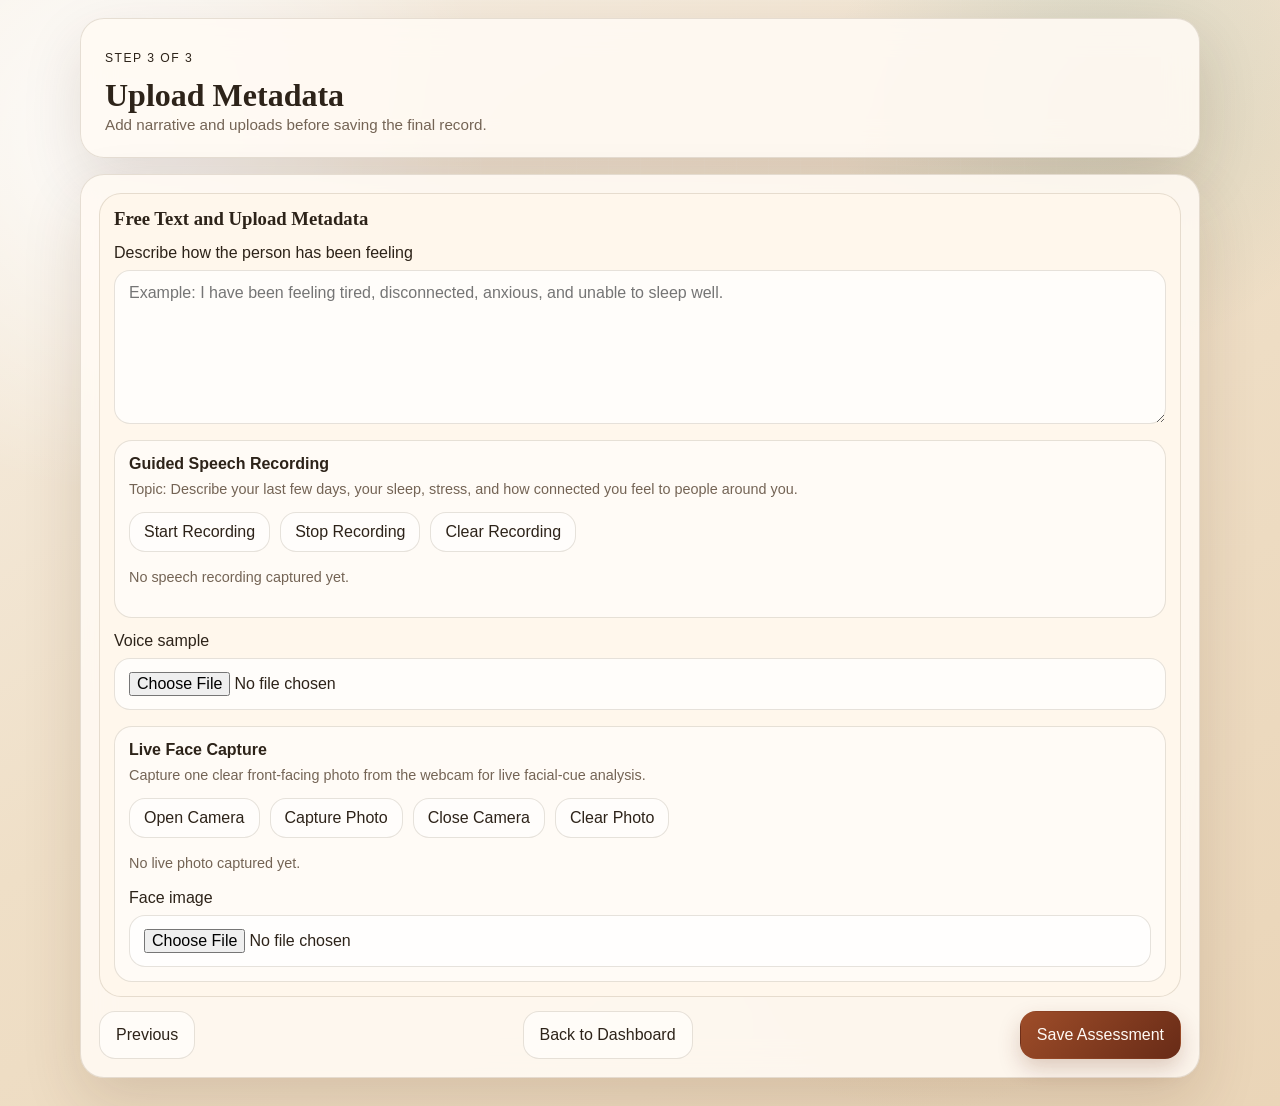
<file: web/live-insights.html>
<!DOCTYPE html>
<html lang="en">
<head>
  <meta charset="UTF-8">
  <meta name="viewport" content="width=device-width, initial-scale=1.0">
  <title>Upload Metadata</title>
  <link rel="stylesheet" href="/web/styles.css?v=20260626z">
</head>
<body class="wizard-body" data-page="insights">
  <div class="wizard-shell">
    <header class="panel wizard-header">
      <p class="eyebrow">Step 3 of 3</p>
      <h1>Upload Metadata</h1>
      <p class="hero-text">Add narrative and uploads before saving the final record.</p>
    </header>

    <section class="panel wizard-stage">
      <div class="wizard-grid-1">
        <article class="form-card">
          <h3>Free Text and Upload Metadata</h3>
          <label>Describe how the person has been feeling
            <textarea id="narrative" rows="7" placeholder="Example: I have been feeling tired, disconnected, anxious, and unable to sleep well."></textarea>
          </label>
          <div class="capture-card">
            <div class="capture-head">
              <strong id="guidedSpeechTitle">Guided Speech Recording</strong>
              <span id="guidedSpeechTopic" class="capture-topic">Topic: Describe your last few days, your sleep, stress, and how connected you feel to people around you.</span>
            </div>
            <div class="capture-actions">
              <button id="startRecordingBtn" class="ghost-btn small-btn" type="button">Start Recording</button>
              <button id="stopRecordingBtn" class="ghost-btn small-btn" type="button" disabled>Stop Recording</button>
              <button id="clearRecordingBtn" class="ghost-btn small-btn" type="button" disabled>Clear Recording</button>
            </div>
            <p id="recordingStatus" class="capture-status">No speech recording captured yet.</p>
          </div>
          <label id="audioFileLabel">Voice sample
            <input id="audioFile" type="file" accept=".wav,.mp3,.m4a">
          </label>
          <div class="capture-card">
            <div class="capture-head">
              <strong id="liveFaceTitle">Live Face Capture</strong>
              <span id="liveFaceTopic" class="capture-topic">Capture one clear front-facing photo from the webcam for live facial-cue analysis.</span>
            </div>
            <div class="capture-actions">
              <button id="startCameraBtn" class="ghost-btn small-btn" type="button">Open Camera</button>
              <button id="capturePhotoBtn" class="ghost-btn small-btn" type="button" disabled>Capture Photo</button>
              <button id="stopCameraBtn" class="ghost-btn small-btn" type="button" disabled>Close Camera</button>
              <button id="clearCapturedPhotoBtn" class="ghost-btn small-btn" type="button" disabled>Clear Photo</button>
            </div>
            <div class="camera-stage">
              <video id="cameraPreview" class="camera-preview is-hidden" autoplay playsinline muted></video>
              <img id="capturedPhotoPreview" class="camera-preview is-hidden" alt="Captured face preview">
              <canvas id="captureCanvas" class="is-hidden"></canvas>
            </div>
            <p id="cameraStatus" class="capture-status">No live photo captured yet.</p>
            <label id="imageFileLabel">Face image
              <input id="imageFile" type="file" accept=".png,.jpg,.jpeg">
            </label>
          </div>
        </article>

      </div>

      <div class="wizard-nav">
        <button id="prevToQuestionnaire" class="ghost-btn" type="button">Previous</button>
        <a class="ghost-btn" href="/web/index.html#workspaceView">Back to Dashboard</a>
        <button id="saveRecord" class="primary-btn" type="button">Save Assessment</button>
      </div>
    </section>
  </div>

  <script src="/web/wizard.js?v=20260626-6"></script>
</body>
</html>
</file>
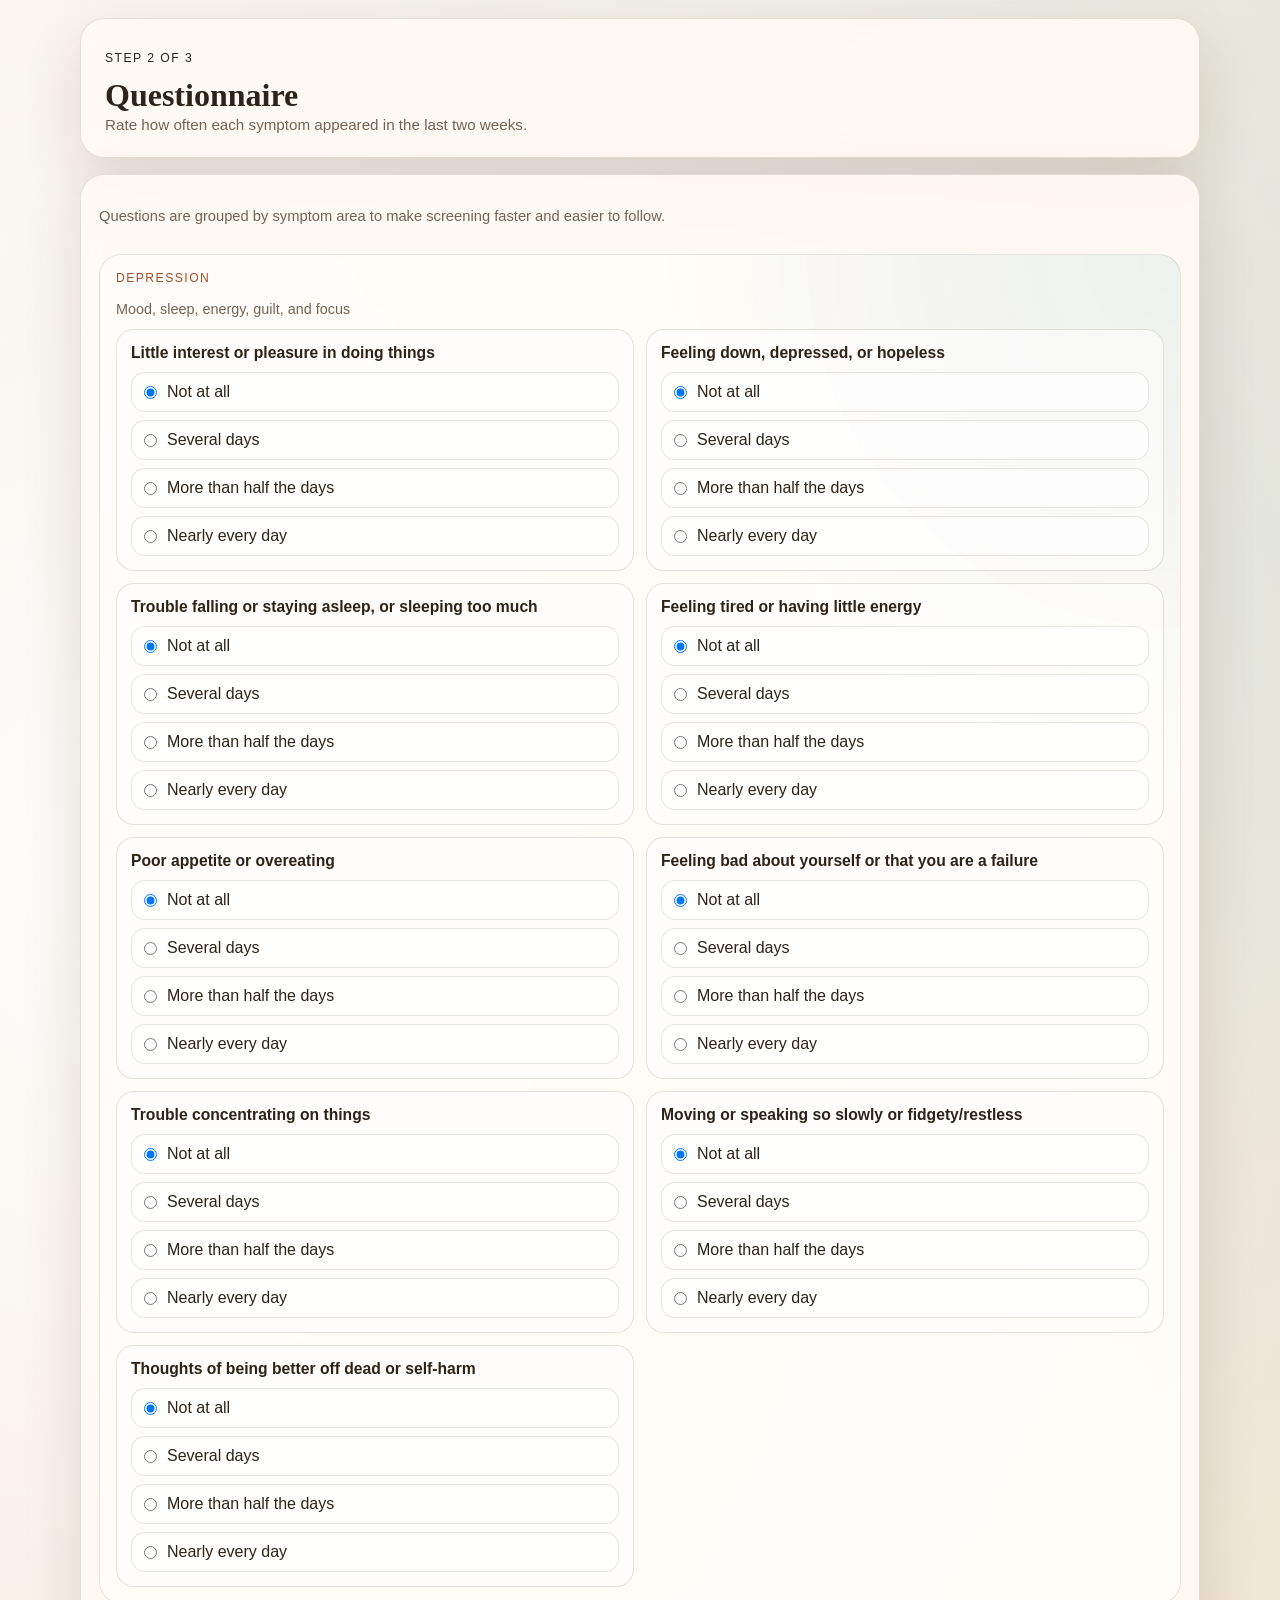
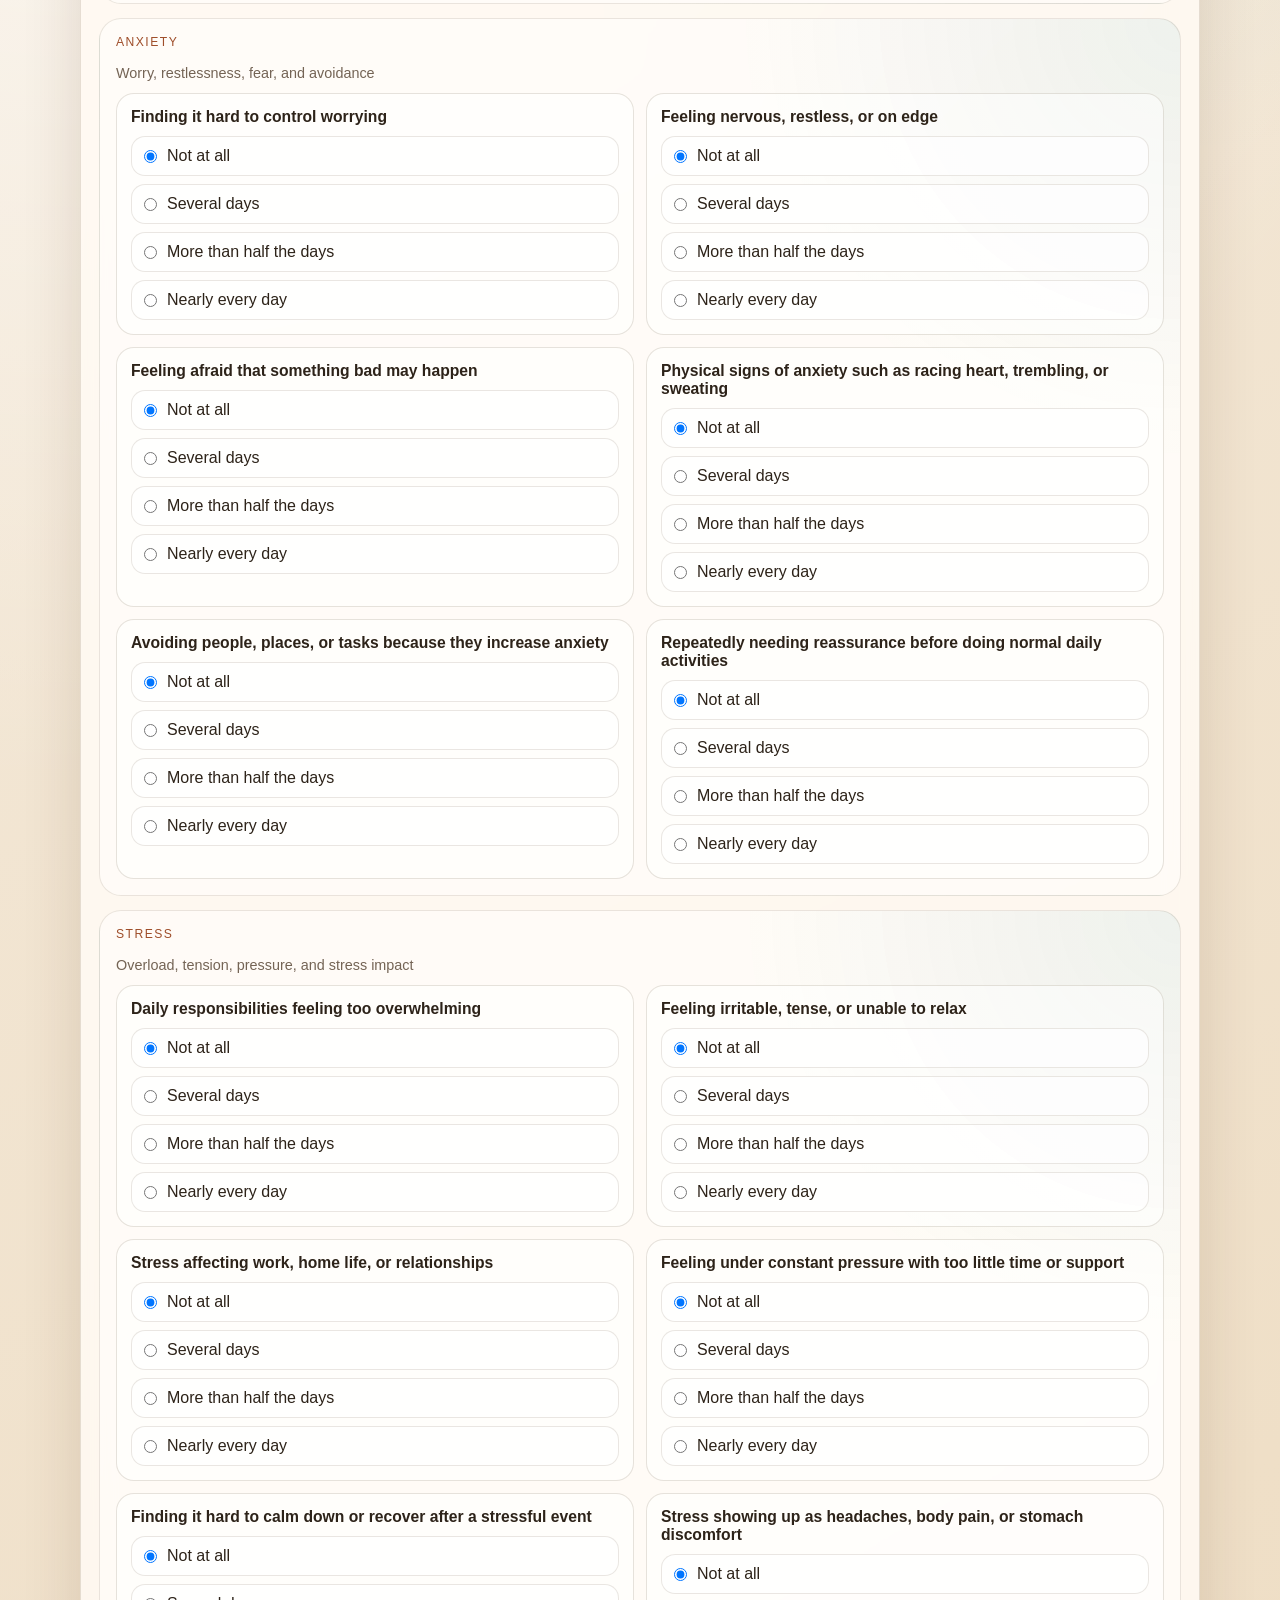
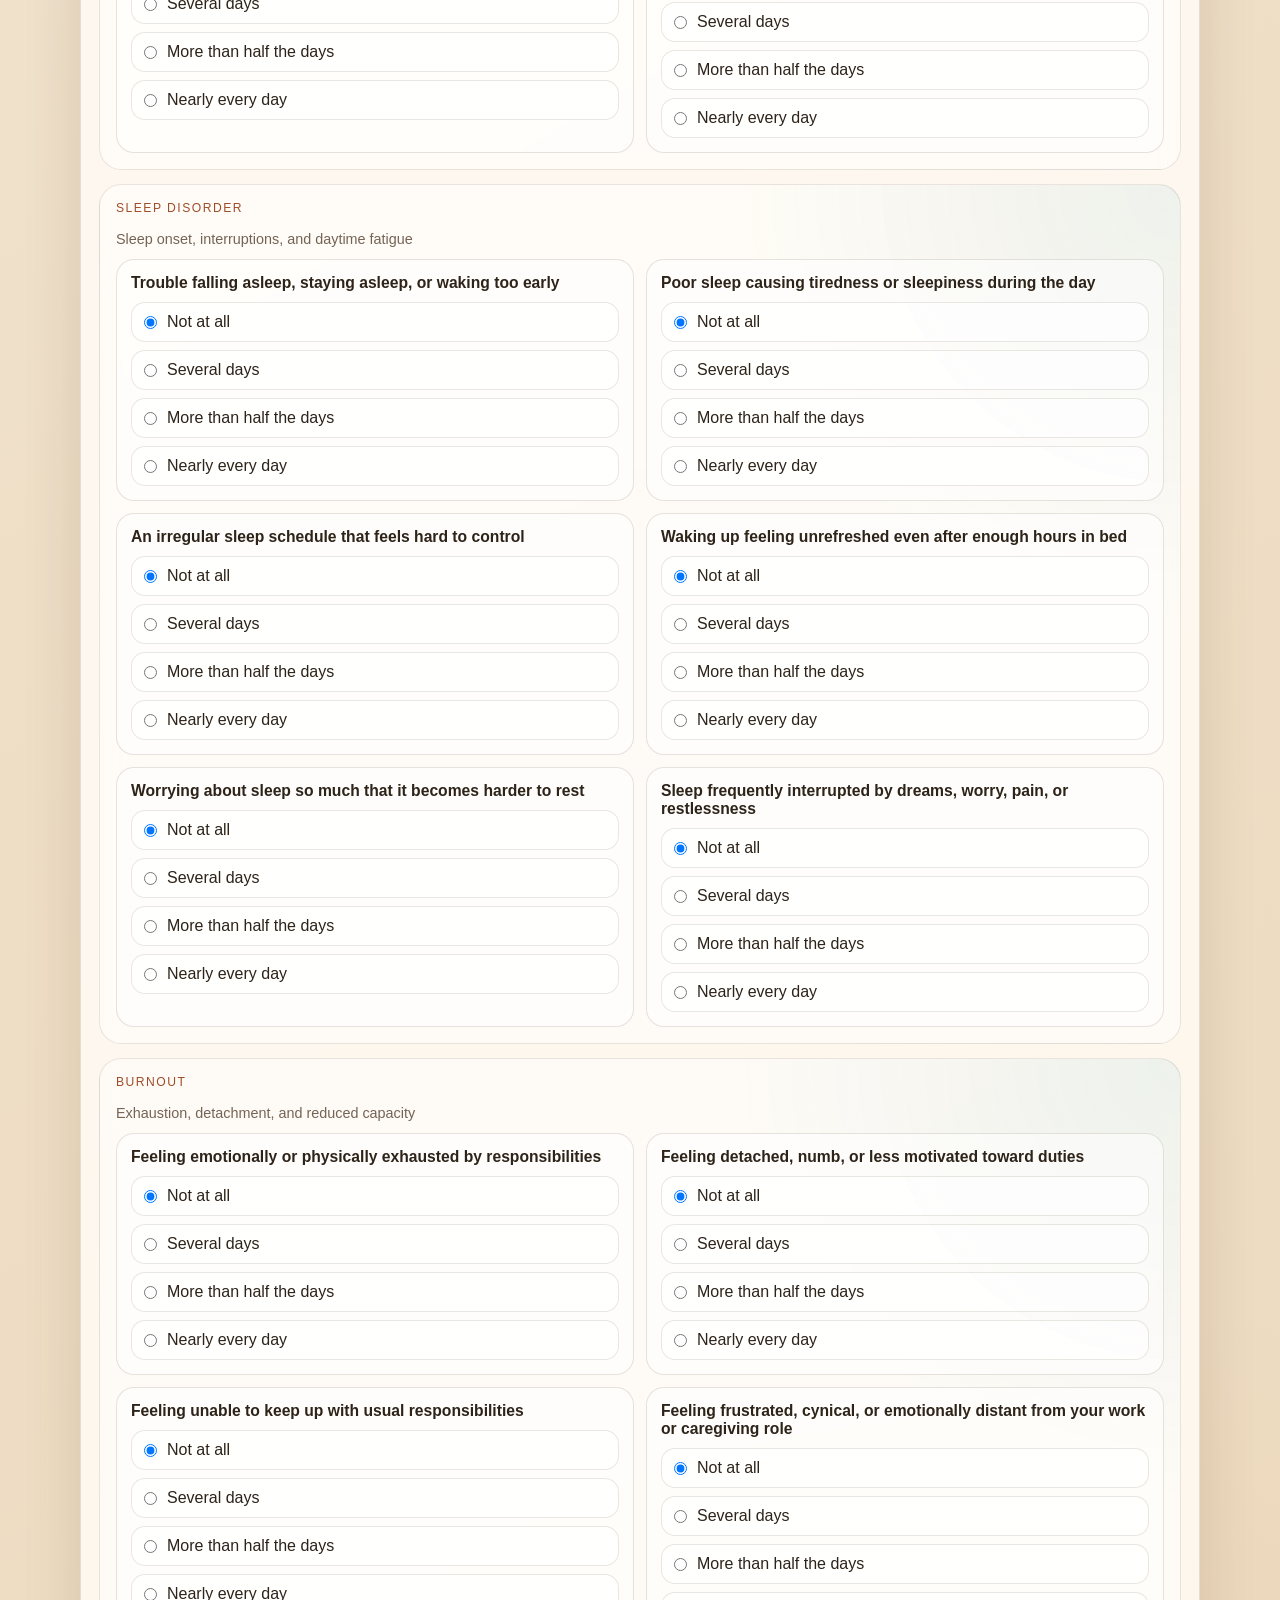
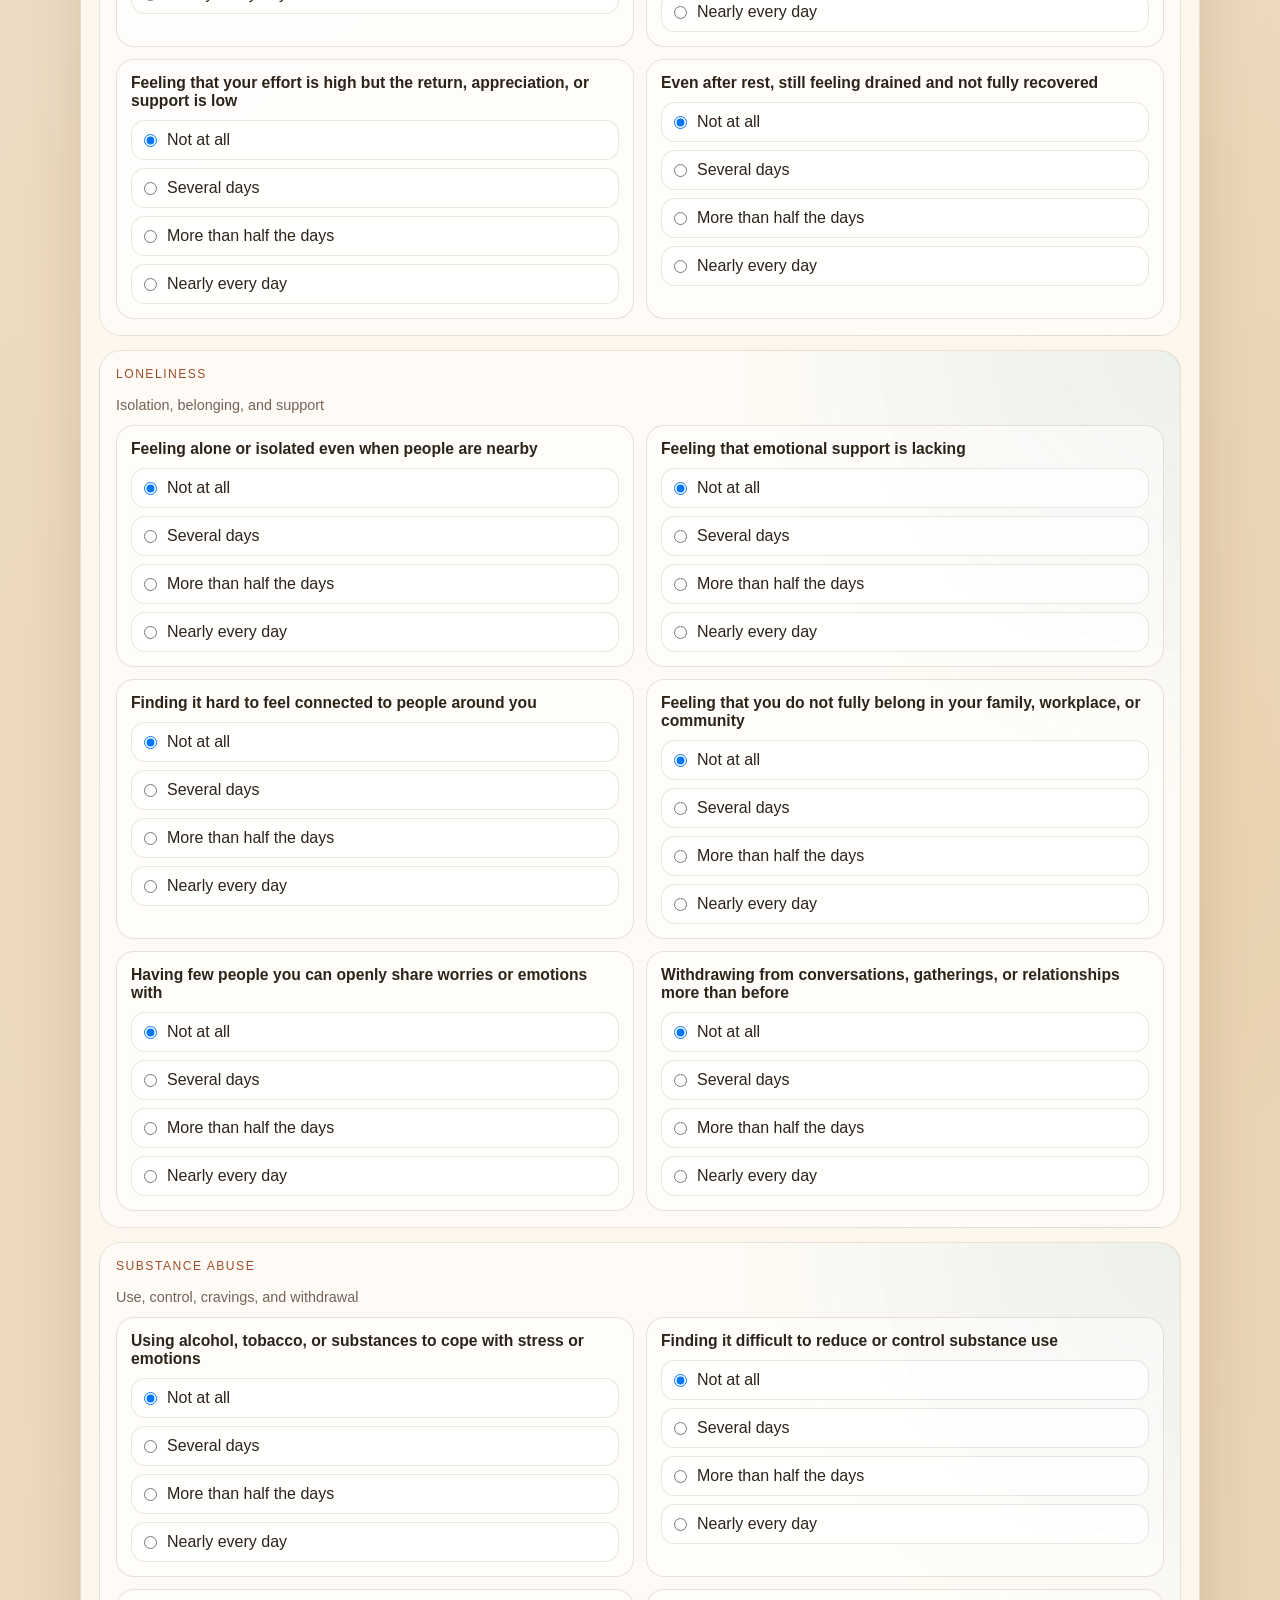
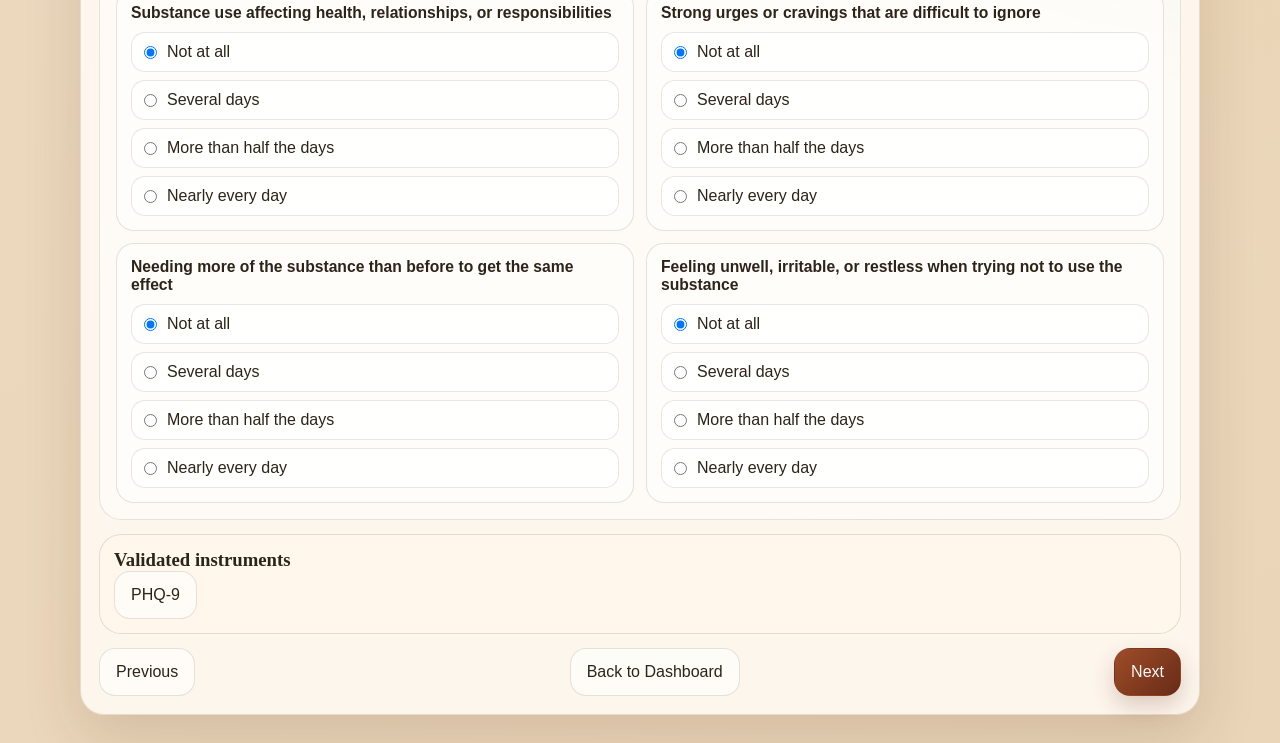
<file: web/questionnaire.html>
<!DOCTYPE html>
<html lang="en">
<head>
  <meta charset="UTF-8">
  <meta name="viewport" content="width=device-width, initial-scale=1.0">
  <title>Questionnaire</title>
  <link rel="stylesheet" href="/web/styles.css?v=20260626z">
</head>
<body class="wizard-body" data-page="questionnaire">
  <div class="wizard-shell">
    <header class="panel wizard-header">
      <p class="eyebrow">Step 2 of 3</p>
      <h1>Questionnaire</h1>
      <p class="hero-text">Rate each symptom in grouped screening sections so the flow stays quick and clinically readable.</p>
    </header>

    <section class="panel wizard-stage">
      <div id="questionnaireContainer" class="wizard-grid-1"></div>
      <div class="form-card">
        <h3>Validated instruments</h3>
        <div id="validatedInstrumentPanel" class="validated-instrument-panel"></div>
        <div id="validatedInstrumentInfo" class="validated-instrument-info is-hidden" aria-live="polite"></div>
      </div>

      <div class="wizard-nav">
        <button id="prevToScreening" class="ghost-btn" type="button">Previous</button>
        <a class="ghost-btn" href="/web/index.html#workspaceView">Back to Dashboard</a>
        <button id="nextToLiveInsights" class="primary-btn" type="button">Next</button>
      </div>
    </section>
  </div>

  <script src="/web/wizard.js?v=20260626-6"></script>
</body>
</html>
</file>
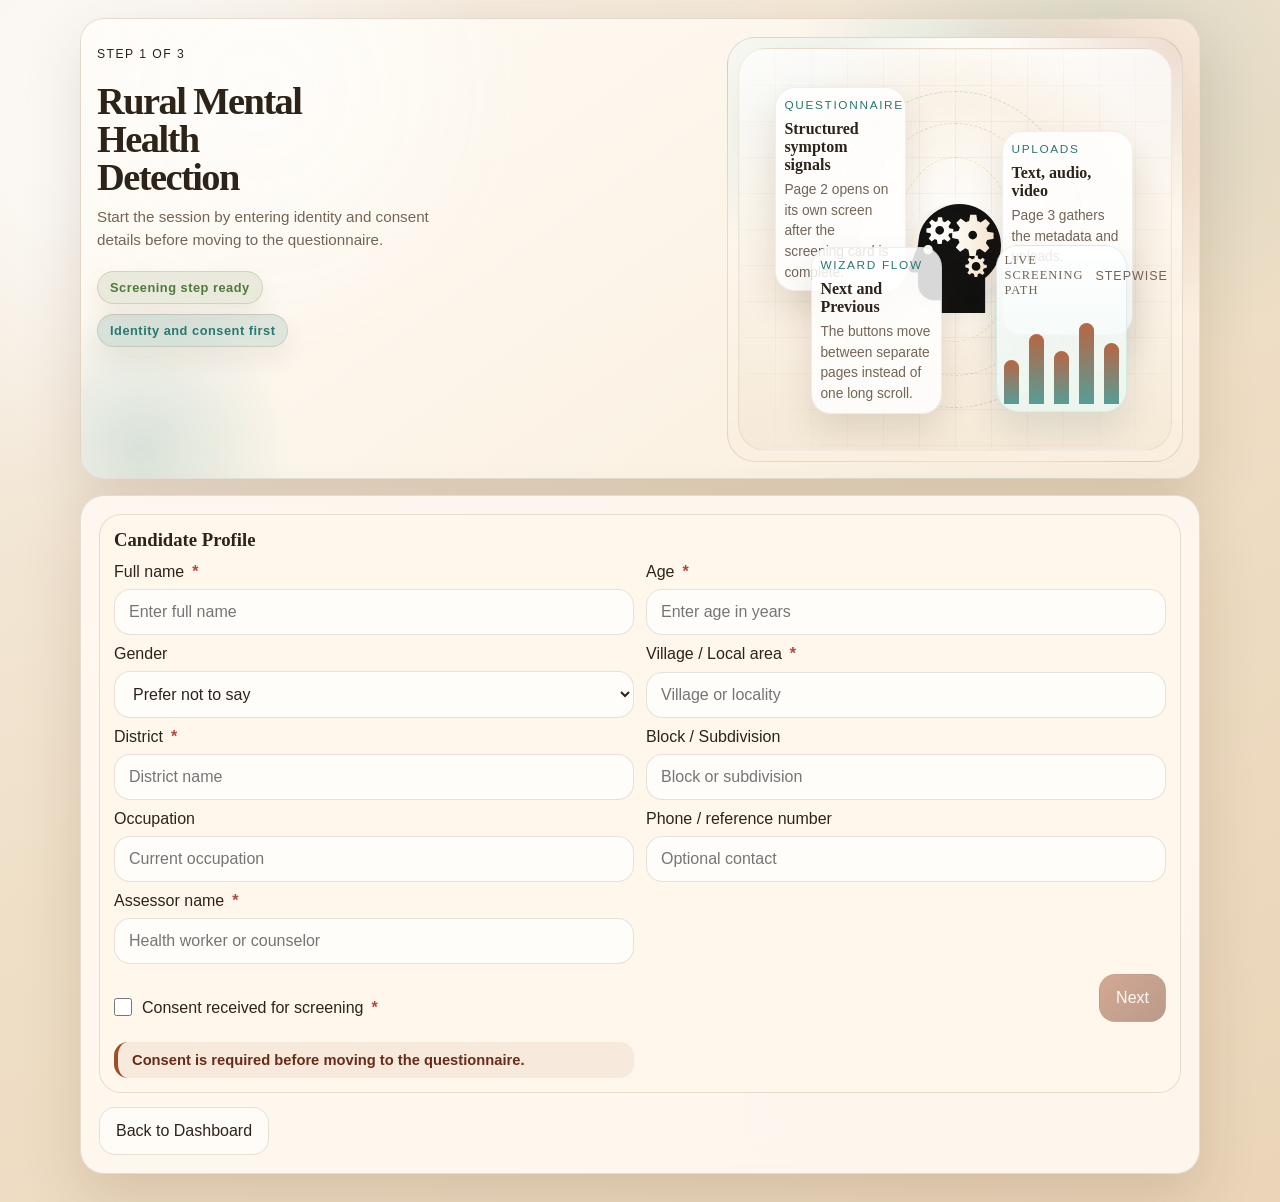
<file: web/screening.html>
<!DOCTYPE html>
<html lang="en">
<head>
  <meta charset="UTF-8">
  <meta name="viewport" content="width=device-width, initial-scale=1.0">
  <title>Rural Mental Health Detection</title>
  <link rel="stylesheet" href="/web/styles.css?v=20260626z">
</head>
<body class="wizard-body" data-page="screening">
  <div class="wizard-shell">
    <header class="panel hero">
      <div class="hero-copy">
        <div class="hero-copy-grid">
          <div class="hero-copy-main">
            <p class="eyebrow">Step 1 of 3</p>
            <h1>Rural Mental Health Detection</h1>
            <p class="hero-text">
              Start the session by entering identity and consent details before moving to the questionnaire.
            </p>
            <div class="wizard-meta">
              <span class="offline-pill online">Screening step ready</span>
              <span class="offline-pill syncing">Identity and consent first</span>
            </div>
          </div>
          <div class="hero-copy-side">
          </div>
        </div>
      </div>
      <div class="hero-visual" aria-hidden="true">
        <div class="hero-visual-card">
          <div class="signal-stage">
            <div class="signal-orbit orbit-one"></div>
            <div class="signal-orbit orbit-two"></div>
            <div class="signal-orbit orbit-three"></div>
            <div class="signal-core">
              <div class="signal-ring signal-ring-one"></div>
              <div class="signal-ring signal-ring-two"></div>
              <div class="signal-center">
                <img src="/web/assets/mental-health-icon.svg" alt="" class="hero-graphic-image">
              </div>
            </div>
            <article class="signal-card signal-card-text">
              <span class="signal-card-label">Questionnaire</span>
              <strong>Structured symptom signals</strong>
              <p>Page 2 opens on its own screen after the screening card is complete.</p>
            </article>
            <article class="signal-card signal-card-audio">
              <span class="signal-card-label">Uploads</span>
              <strong>Text, audio, video</strong>
              <p>Page 3 gathers the metadata and live insights.</p>
            </article>
            <article class="signal-card signal-card-face">
              <span class="signal-card-label">Wizard flow</span>
              <strong>Next and Previous</strong>
              <p>The buttons move between separate pages instead of one long scroll.</p>
            </article>
            <div class="signal-chart">
              <div class="signal-chart-header">
                <span>Live screening path</span>
                <span>stepwise</span>
              </div>
              <div class="signal-bars">
                <span class="signal-bar signal-bar-one"></span>
                <span class="signal-bar signal-bar-two"></span>
                <span class="signal-bar signal-bar-three"></span>
                <span class="signal-bar signal-bar-four"></span>
                <span class="signal-bar signal-bar-five"></span>
              </div>
            </div>
          </div>
        </div>
      </div>
    </header>

    <section class="panel wizard-stage">
      <div class="wizard-grid-1">
        <article class="form-card profile-card">
          <h3>Candidate Profile</h3>
          <div class="profile-grid">
            <label><span class="field-label-row">Full name <span class="required-star" aria-hidden="true">*</span></span><input id="fullName" type="text" placeholder="Enter full name" required></label>
            <label><span class="field-label-row">Age <span class="required-star" aria-hidden="true">*</span></span><input id="age" type="number" min="10" max="100" placeholder="Enter age in years" required></label>
            <label>Gender
              <select id="gender">
                <option>Prefer not to say</option>
                <option>Female</option>
                <option>Male</option>
                <option>Other</option>
              </select>
            </label>
            <label><span class="field-label-row">Village / Local area <span class="required-star" aria-hidden="true">*</span></span><input id="village" type="text" placeholder="Village or locality" required></label>
            <label><span class="field-label-row">District <span class="required-star" aria-hidden="true">*</span></span><input id="district" type="text" placeholder="District name" required></label>
            <label>Block / Subdivision <input id="block" type="text" placeholder="Block or subdivision"></label>
            <label>Occupation <input id="occupation" type="text" placeholder="Current occupation"></label>
            <label>Phone / reference number <input id="phone" type="text" placeholder="Optional contact"></label>
            <label><span class="field-label-row">Assessor name <span class="required-star" aria-hidden="true">*</span></span><input id="assessor" type="text" placeholder="Health worker or counselor" required></label>
            <div class="profile-consent-row">
              <label class="checkbox-row profile-consent"><input id="consent" type="checkbox"><span class="field-label-row">Consent received for screening <span class="required-star" aria-hidden="true">*</span></span></label>
              <button id="nextToQuestionnaire" class="primary-btn" type="button" disabled>Next</button>
            </div>
            <p class="consent-note">Consent is required before moving to the questionnaire.</p>
          </div>
        </article>
        <div class="wizard-nav wizard-nav-start">
          <a class="ghost-btn" href="/web/index.html#workspaceView">Back to Dashboard</a>
        </div>
      </div>
    </section>
  </div>

  <script src="/web/wizard.js?v=20260626-6"></script>
</body>
</html>
</file>
<file: web/styles.css>
:root {
  --bg: #f4ecdf;
  --panel: rgba(255, 250, 243, 0.9);
  --panel-strong: rgba(255, 247, 236, 0.98);
  --text: #2d2319;
  --muted: #746455;
  --line: rgba(82, 56, 24, 0.14);
  --primary: #9e4d29;
  --primary-deep: #682b17;
  --accent: #287970;
  --danger: #b3473d;
  --warn: #bd892e;
  --ok: #50793d;
  --shadow: 0 18px 48px rgba(73, 44, 17, 0.12);
  --radius: 24px;
}

* {
  box-sizing: border-box;
}

body {
  margin: 0;
  min-height: 100vh;
  color: var(--text);
  font-family: "Trebuchet MS", "Lucida Sans Unicode", sans-serif;
  background:
    radial-gradient(circle at top left, rgba(255, 255, 255, 0.82), transparent 28%),
    radial-gradient(circle at 85% 15%, rgba(40, 121, 112, 0.14), transparent 22%),
    linear-gradient(160deg, var(--bg) 0%, #efe1cf 50%, #ead7bc 100%);
}

.page-shell {
  width: min(1280px, calc(100% - 24px));
  margin: 18px auto 28px;
}

.panel {
  background: var(--panel);
  backdrop-filter: blur(16px);
  border: 1px solid var(--line);
  border-radius: var(--radius);
  box-shadow: var(--shadow);
}

.hero {
  display: grid;
  grid-template-columns: 1.5fr 1fr;
  gap: 28px;
  padding: 32px;
  position: relative;
  overflow: hidden;
}

.hero::after {
  content: "";
  position: absolute;
  top: -80px;
  right: -70px;
  width: 330px;
  height: 330px;
  border-radius: 50%;
  background: radial-gradient(circle, rgba(158, 77, 41, 0.2), transparent 68%);
  pointer-events: none;
  z-index: 0;
}

.hero > * {
  position: relative;
  z-index: 1;
}

.eyebrow,
.metric-label,
.control-label,
.section-heading p {
  text-transform: uppercase;
  letter-spacing: 0.12em;
  font-size: 0.76rem;
}

.hero h1,
.section-heading h2,
.form-card h3,
.stack-card h3 {
  margin: 0;
  font-family: Georgia, "Times New Roman", serif;
}

.hero h1 {
  font-size: clamp(2.2rem, 4vw, 3.9rem);
  line-height: 0.98;
  max-width: 12ch;
}

.hero-text {
  max-width: 58ch;
  color: var(--muted);
  font-size: 1.03rem;
  line-height: 1.6;
}

.language-switcher {
  margin-top: 18px;
  display: grid;
  gap: 8px;
  max-width: 360px;
}

.offline-pill {
  display: inline-flex;
  align-items: center;
  gap: 8px;
  margin-top: 18px;
  padding: 10px 14px;
  border-radius: 999px;
  border: 1px solid var(--line);
  width: fit-content;
  font-size: 0.88rem;
  font-weight: 700;
  letter-spacing: 0.04em;
  background: rgba(255, 255, 255, 0.64);
}

.offline-pill.online {
  color: var(--ok);
  background: rgba(80, 121, 61, 0.12);
}

.offline-pill.offline {
  color: var(--warn);
  background: rgba(189, 137, 46, 0.16);
}

.offline-pill.syncing {
  color: var(--accent);
  background: rgba(40, 121, 112, 0.14);
}

.recommendation-badge {
  margin-top: 0;
  margin-bottom: 10px;
}

.language-switcher label {
  text-transform: uppercase;
  letter-spacing: 0.08em;
  font-size: 0.76rem;
  color: var(--muted);
}

.language-switcher-row {
  display: flex;
  gap: 10px;
  align-items: center;
}

.language-switcher-row select {
  flex: 1;
}

.hero-chip-group {
  display: flex;
  flex-wrap: wrap;
  gap: 12px;
  align-content: flex-start;
  padding-top: 16px;
}

.hero-visual {
  display: flex;
  align-items: stretch;
}

.hero-visual-card {
  width: 100%;
  min-height: 260px;
  border-radius: 28px;
  border: 1px solid var(--line);
  background:
    radial-gradient(circle at top right, rgba(158, 77, 41, 0.18), transparent 28%),
    radial-gradient(circle at 20% 20%, rgba(40, 121, 112, 0.14), transparent 30%),
    linear-gradient(180deg, rgba(255, 252, 247, 0.96), rgba(250, 239, 223, 0.98));
  padding: 22px;
  display: flex;
  align-items: center;
}

.hero-graphic {
  width: 100%;
  min-height: 210px;
  border-radius: 24px;
  border: 1px solid rgba(82, 56, 24, 0.1);
  background:
    radial-gradient(circle at top right, rgba(40, 121, 112, 0.12), transparent 28%),
    linear-gradient(180deg, rgba(255, 252, 247, 0.9), rgba(243, 232, 214, 0.95));
  display: grid;
  place-items: center;
  padding: 26px;
}

.hero-graphic-image {
  width: min(100%, 180px);
  height: auto;
  display: block;
  filter: sepia(0.18) saturate(0.75) hue-rotate(-12deg);
  opacity: 0.92;
}

.tab-bar {
  display: flex;
  gap: 12px;
  padding: 14px;
  margin-top: 22px;
}

.tab-btn,
.primary-btn,
.ghost-btn {
  font: inherit;
  border-radius: 16px;
  border: 1px solid transparent;
  cursor: pointer;
  transition: transform 180ms ease, background 180ms ease, box-shadow 180ms ease;
}

.tab-btn {
  padding: 12px 16px;
  background: rgba(255, 255, 255, 0.56);
  color: var(--text);
  border-color: var(--line);
}

.tab-btn.active {
  background: linear-gradient(135deg, var(--primary), var(--primary-deep));
  color: #fffaf5;
  box-shadow: 0 10px 22px rgba(107, 45, 25, 0.22);
}

.view-section {
  margin-top: 22px;
  padding: 22px;
}

.is-hidden {
  display: none;
}

.section-heading {
  margin-bottom: 12px;
}

.heading-row {
  display: flex;
  justify-content: space-between;
  align-items: flex-start;
  gap: 16px;
}

.section-heading p {
  margin: 6px 0 0;
  color: var(--muted);
}

.inline-heading {
  display: flex;
  justify-content: space-between;
  align-items: baseline;
  gap: 12px;
}

.stack-grid,
.form-grid,
.overview-grid,
.analytics-grid,
.detail-grid,
.compact-grid {
  display: grid;
  gap: 14px;
}

.stack-grid {
  grid-template-columns: repeat(3, minmax(0, 1fr));
  margin-bottom: 14px;
}

.intake-strip,
.analytics-intro {
  display: grid;
  gap: 14px;
  margin-bottom: 14px;
}

.intake-strip {
  grid-template-columns: 1.2fr repeat(4, minmax(0, 0.82fr));
}

.analytics-intro {
  grid-template-columns: 1.3fr repeat(2, minmax(0, 1fr));
}

.analytics-intro-main {
  display: grid;
  gap: 14px;
  grid-template-columns: repeat(4, minmax(0, 1fr));
  grid-column: 1 / -1;
}

.stack-card,
.form-card {
  background: var(--panel-strong);
  border: 1px solid var(--line);
  border-radius: 22px;
  padding: 14px;
}

.intake-card,
.info-card {
  background: var(--panel-strong);
  border: 1px solid var(--line);
  border-radius: 22px;
  padding: 14px;
}

.intake-card-strong {
  background:
    radial-gradient(circle at top right, rgba(40, 121, 112, 0.12), transparent 34%),
    linear-gradient(180deg, rgba(255, 252, 247, 0.96), rgba(255, 247, 236, 0.98));
}

.intake-kicker,
.intake-step {
  margin: 0 0 10px;
  color: var(--primary);
  text-transform: uppercase;
  letter-spacing: 0.12em;
  font-size: 0.76rem;
}

.intake-card h3,
.info-card h3 {
  margin: 0;
  font-family: Georgia, "Times New Roman", serif;
}

.intake-card p:last-child,
.info-card p:last-child {
  margin-bottom: 0;
  color: var(--muted);
  line-height: 1.6;
}

.wizard-launch {
  display: grid;
  grid-template-columns: minmax(0, 1.15fr) repeat(3, minmax(0, 0.95fr));
  gap: 12px;
  padding: 14px;
  margin-bottom: 14px;
  align-items: stretch;
}

.wizard-launch-card {
  background: rgba(255, 255, 255, 0.6);
  border: 1px solid var(--line);
  border-radius: 18px;
  padding: 14px;
  display: grid;
  gap: 10px;
  align-content: start;
  min-height: 140px;
}

.wizard-launch-card h3 {
  margin: 0;
  font-family: Georgia, "Times New Roman", serif;
  font-size: 1.08rem;
  line-height: 1.2;
}

.wizard-launch-card p {
  margin: 0;
  color: var(--muted);
  line-height: 1.5;
}

.wizard-launch-card .ghost-btn {
  width: fit-content;
}

.wizard-launch-card-strong {
  background:
    radial-gradient(circle at top right, rgba(40, 121, 112, 0.14), transparent 36%),
    linear-gradient(180deg, rgba(255, 252, 247, 0.98), rgba(255, 246, 233, 0.98));
}

@media (min-width: 1121px) {
  .intake-strip {
    gap: 10px;
  }

  .intake-strip .intake-card {
    aspect-ratio: auto;
    min-height: 96px;
    padding: 10px 12px;
    display: flex;
    flex-direction: column;
    justify-content: flex-start;
  }

  .intake-strip .intake-card h3 {
    font-size: 0.84rem;
    line-height: 1.15;
  }

  .intake-strip .intake-card p:last-child {
    font-size: 0.72rem;
    line-height: 1.28;
  }

  .intake-strip .intake-card-strong {
    background:
      radial-gradient(circle at top right, rgba(40, 121, 112, 0.12), transparent 34%),
      linear-gradient(180deg, rgba(255, 252, 247, 0.96), rgba(255, 247, 236, 0.98));
  }

  .wizard-launch {
    grid-template-columns: minmax(0, 1.1fr) repeat(3, minmax(0, 1fr));
  }
}

@media (min-width: 821px) {
  .intake-strip {
    display: grid;
    grid-template-columns: 1.45fr repeat(4, minmax(0, 1fr));
    gap: 10px;
    align-items: stretch;
  }

  .intake-strip > .intake-card {
    min-width: 0;
  }
}

@media (max-width: 1080px) {
  .wizard-launch {
    grid-template-columns: repeat(2, minmax(0, 1fr));
  }

  .wizard-launch-card-strong {
    grid-column: 1 / -1;
  }
}

@media (max-width: 720px) {
  .wizard-launch {
    grid-template-columns: 1fr;
  }
}

.stack-card p {
  margin: 8px 0 0;
  color: var(--muted);
}

.assessment-form {
  display: grid;
  gap: 18px;
}

.form-grid {
  grid-template-columns: repeat(2, minmax(0, 1fr));
}

.form-card label {
  display: grid;
  gap: 8px;
  margin-top: 14px;
}

.required-star {
  color: var(--danger);
  font-weight: 800;
  margin-left: 4px;
}

.field-label-row {
  display: inline-flex;
  align-items: center;
  gap: 4px;
}

.profile-card {
  display: grid;
  gap: 12px;
}

.profile-grid {
  display: grid;
  grid-template-columns: repeat(2, minmax(0, 1fr));
  gap: 10px 12px;
}

.profile-grid > label {
  margin-top: 0;
}

.profile-consent {
  grid-column: 1 / -1;
}

.profile-consent-row {
  grid-column: 1 / -1;
  display: flex;
  align-items: center;
  gap: 12px;
  justify-content: space-between;
}

.profile-consent-row .profile-consent {
  flex: 1;
  grid-column: auto;
  margin-top: 0;
}

.profile-consent-row .primary-btn {
  flex: 0 0 auto;
}

.profile-consent-row .primary-btn:disabled,
.profile-consent-row .primary-btn.is-disabled {
  opacity: 0.45;
  cursor: not-allowed;
  box-shadow: none;
}

.consent-note {
  margin: 10px 0 0;
  padding: 10px 14px;
  border-left: 4px solid var(--primary);
  border-radius: 14px;
  background: rgba(158, 77, 41, 0.08);
  color: var(--primary-deep);
  font-size: 0.92rem;
  font-weight: 700;
}

.workspace-page {
  display: grid;
  gap: 14px;
}

.workspace-page .form-grid {
  grid-template-columns: 1fr;
}

#workspacePage1 .form-grid {
  grid-template-columns: repeat(2, minmax(0, 1fr));
}

#workspacePage3 .form-grid {
  grid-template-columns: minmax(0, 1.1fr) minmax(0, 0.9fr);
  align-items: start;
}

#workspacePage3 .review-card {
  align-self: start;
}

@media (max-width: 1080px) {
  #workspacePage1 .form-grid {
    grid-template-columns: 1fr;
  }

  #workspacePage3 .form-grid {
    grid-template-columns: 1fr;
  }
}

.workspace-nav-row {
  justify-content: flex-start;
}

.form-card label.checkbox-row {
  display: flex;
  align-items: center;
  gap: 10px;
  margin-top: 18px;
  line-height: 1.45;
}

.form-card label.checkbox-row input[type="checkbox"] {
  width: 18px;
  height: 18px;
  margin: 0;
  flex: 0 0 18px;
  accent-color: var(--primary);
}

@media (max-width: 720px) {
  .profile-grid {
    grid-template-columns: 1fr;
  }

  .profile-consent-row {
    flex-direction: column;
    align-items: stretch;
  }
}

.wizard-shell {
  width: min(1120px, calc(100% - 24px));
  margin: 18px auto 28px;
  display: grid;
  gap: 16px;
}

.wizard-header {
  padding: 20px 24px;
}

.wizard-header h1,
.wizard-header h2,
.wizard-header h3 {
  margin: 0;
  font-family: Georgia, "Times New Roman", serif;
}

.wizard-meta {
  display: flex;
  flex-wrap: wrap;
  gap: 10px;
  margin-top: 10px;
}

.wizard-meta .offline-pill {
  margin-top: 0;
}

.wizard-stage {
  display: grid;
  gap: 14px;
  padding: 18px;
}

.wizard-grid-2 {
  display: grid;
  grid-template-columns: repeat(2, minmax(0, 1fr));
  gap: 14px;
}

.wizard-grid-1 {
  display: grid;
  gap: 14px;
}

.wizard-question {
  padding: 14px;
  border: 1px solid var(--line);
  border-radius: 18px;
  background: rgba(255, 255, 255, 0.52);
}

.wizard-question h4 {
  margin: 0 0 10px;
  font-size: 0.98rem;
}

.wizard-options {
  display: grid;
  gap: 8px;
}

.wizard-choice {
  display: flex;
  align-items: center;
  gap: 10px;
  padding: 10px 12px;
  border-radius: 14px;
  border: 1px solid rgba(82, 56, 24, 0.12);
  background: rgba(255, 255, 255, 0.72);
}

.wizard-choice input {
  margin: 0;
}

.wizard-nav {
  display: flex;
  justify-content: space-between;
  gap: 12px;
  flex-wrap: wrap;
}

.module-page .page-shell {
  width: min(1380px, calc(100% - 24px));
}

.module-frame {
  width: 100%;
  height: calc(100vh - 260px);
  min-height: 720px;
  border: 0;
  border-radius: 22px;
  background: rgba(255, 255, 255, 0.75);
}

.wizard-summary {
  display: grid;
  gap: 8px;
}

.wizard-summary p {
  margin: 0;
}

@media (max-width: 900px) {
  .wizard-grid-2 {
    grid-template-columns: 1fr;
  }

  .wizard-shell {
    width: min(100% - 20px, 100%);
  }
}

.helper-text {
  margin-top: 12px;
  color: var(--muted);
  font-size: 0.9rem;
}

.capture-card {
  margin-top: 16px;
  padding: 14px;
  border-radius: 18px;
  border: 1px solid var(--line);
  background: rgba(255, 255, 255, 0.5);
}

.capture-head {
  display: grid;
  gap: 6px;
}

.capture-topic,
.capture-status {
  color: var(--muted);
  font-size: 0.9rem;
  line-height: 1.5;
}

.capture-actions {
  display: flex;
  flex-wrap: wrap;
  gap: 10px;
  margin-top: 12px;
}

.camera-stage {
  margin-top: 14px;
}

.camera-preview {
  width: 100%;
  max-width: 320px;
  border-radius: 18px;
  border: 1px solid var(--line);
  background: rgba(45, 35, 25, 0.08);
  object-fit: cover;
}

input,
select,
textarea,
table {
  font: inherit;
}

input[type="text"],
input[type="number"],
input[type="file"],
select,
textarea {
  width: 100%;
  padding: 13px 14px;
  border-radius: 16px;
  border: 1px solid var(--line);
  background: rgba(255, 255, 255, 0.72);
  color: var(--text);
}

textarea {
  resize: vertical;
}

.questionnaire-card {
  padding-top: 20px;
}

.questionnaire-grid {
  display: grid;
  gap: 16px;
}

.questionnaire-segment-intro {
  margin-bottom: 2px;
}

.questionnaire-segment {
  display: grid;
  gap: 12px;
  padding: 16px;
  border-radius: 22px;
  border: 1px solid rgba(82, 56, 24, 0.12);
  background:
    radial-gradient(circle at top right, rgba(40, 121, 112, 0.08), transparent 32%),
    rgba(255, 255, 255, 0.45);
}

.questionnaire-segment-header {
  display: grid;
  gap: 6px;
}

.questionnaire-segment-summary {
  margin: 0;
  color: var(--muted);
  font-size: 0.9rem;
}

.questionnaire-segment-grid {
  display: grid;
  grid-template-columns: repeat(2, minmax(0, 1fr));
  gap: 12px;
}

.question-group {
  border: 1px solid var(--line);
  border-radius: 18px;
  background: rgba(255, 255, 255, 0.42);
  padding: 16px;
}

.question-group h4 {
  margin: 0 0 6px;
}

.question-list {
  display: grid;
  gap: 14px;
}

.question-item p {
  margin: 0 0 10px;
}

@media (max-width: 720px) {
  .questionnaire-segment-grid {
    grid-template-columns: 1fr;
  }
}

.choice-row {
  display: flex;
  flex-wrap: wrap;
  gap: 10px;
}

.choice-pill {
  display: inline-flex;
  align-items: center;
  gap: 6px;
  padding: 8px 12px;
  border-radius: 999px;
  border: 1px solid var(--line);
  background: rgba(255, 255, 255, 0.64);
}

.action-row,
.fetch-row,
.pagination-row,
.detail-inline,
.score-header,
.chart-row,
.tile-top {
  display: flex;
  gap: 12px;
  align-items: center;
}

.record-action-group {
  position: relative;
  display: inline-flex;
}

.record-action-menu {
  position: absolute;
  top: calc(100% + 8px);
  left: 0;
  z-index: 20;
  display: grid;
  gap: 8px;
  padding: 10px;
  min-width: 220px;
  border-radius: 18px;
  border: 1px solid var(--line);
  background: rgba(255, 252, 247, 0.98);
  box-shadow: 0 18px 34px rgba(64, 39, 18, 0.14);
}

.record-action-item {
  width: 100%;
  justify-content: flex-start;
}

.action-row,
.fetch-row,
.pagination-row {
  justify-content: space-between;
  flex-wrap: wrap;
}

.primary-btn,
.ghost-btn {
  padding: 14px 16px;
  display: inline-flex;
  align-items: center;
  justify-content: center;
  text-decoration: none;
}

.small-btn {
  padding: 10px 14px;
}

.primary-btn {
  background: linear-gradient(135deg, var(--primary), var(--primary-deep));
  color: #fffaf5;
  box-shadow: 0 10px 22px rgba(107, 45, 25, 0.22);
}

.ghost-btn {
  background: rgba(255, 255, 255, 0.56);
  color: var(--text);
  border-color: var(--line);
}

.tab-btn:hover,
.primary-btn:hover,
.ghost-btn:hover,
.summary-tile:hover,
.table-row:hover {
  transform: translateY(-1px);
}

.status-banner {
  padding: 14px 16px;
  border-radius: 18px;
  background: rgba(40, 121, 112, 0.08);
  border: 1px dashed rgba(40, 121, 112, 0.28);
  color: var(--muted);
}

.workspace-hint {
  margin: 2px 2px 0;
  padding: 0;
  background: transparent;
  border: 0;
  color: var(--muted);
  font-size: 0.84rem;
  line-height: 1.35;
}

.action-stack {
  display: grid;
  gap: 8px;
  justify-content: stretch;
}

.action-stack .action-row {
  justify-content: flex-start;
}

.controls {
  display: grid;
  gap: 18px;
}

.analytics-controls {
  gap: 14px;
}

.control-grid {
  display: grid;
  grid-template-columns: repeat(4, minmax(0, 1fr));
  gap: 16px;
}

.analytics-controls .control-grid {
  grid-template-columns: repeat(4, minmax(0, 1fr));
  gap: 12px;
}

.control-block {
  display: flex;
  flex-direction: column;
  gap: 8px;
  padding: 12px;
  border-radius: 18px;
  border: 1px solid rgba(82, 56, 24, 0.08);
  background: rgba(255, 255, 255, 0.42);
}

.control-help {
  margin: 0;
  color: var(--muted);
  font-size: 0.88rem;
}

.overview-grid {
  grid-template-columns: repeat(6, minmax(0, 1fr));
  margin-top: 22px;
}

.overview-grid-compact {
  display: flex;
  flex-wrap: nowrap;
  gap: 8px;
  margin-top: 2px;
  width: 100%;
  overflow-x: auto;
  overflow-y: hidden;
  justify-content: stretch;
  padding-bottom: 0;
}

.overview-grid-compact .metric-mini {
  position: relative;
  flex: 1 1 0;
  width: auto;
  min-width: 0;
  height: 126px;
  min-height: 126px;
  padding: 10px;
  border-radius: 18px;
  border: 1.5px solid rgba(109, 56, 22, 0.18);
  box-shadow:
    inset 0 1px 0 rgba(255, 255, 255, 0.55),
    inset 0 -10px 18px rgba(255, 255, 255, 0.14),
    0 10px 20px rgba(73, 44, 17, 0.08);
  justify-content: flex-start;
  gap: 5px;
  overflow: hidden;
}

.overview-grid-compact .metric-mini + .metric-mini {
  margin-left: 0;
}

.overview-grid-compact .metric-mini::before {
  content: "";
  position: absolute;
  inset: 0;
  border-radius: inherit;
  pointer-events: none;
  background: linear-gradient(135deg, rgba(255, 255, 255, 0.32), transparent 42%);
}

.analytics-grid,
.detail-grid,
.compact-grid {
  grid-template-columns: repeat(2, minmax(0, 1fr));
  margin-top: 22px;
}

.analytics-grid-primary {
  margin-top: 16px;
}

.analytics-grid-secondary {
  margin-top: 16px;
}

.analytics-grid-triple {
  grid-template-columns: repeat(2, minmax(0, 1fr));
  margin-top: 16px;
}

.analytics-grid-triple > .panel:last-child {
  grid-column: 1 / -1;
}

.analytics-nlp-row {
  grid-template-columns: repeat(2, minmax(0, 1fr)) !important;
}

.records-detail-grid {
  grid-template-columns: repeat(2, minmax(0, 1fr));
  margin-top: 18px;
}

.compact-grid {
  grid-template-columns: repeat(3, minmax(0, 1fr));
}

.metric-card,
.detail-panel,
.table-section,
.inner-panel,
.analytics-grid > .panel {
  padding: 16px;
}

.metric-card {
  min-height: 0;
  display: flex;
  flex-direction: column;
  justify-content: flex-start;
  gap: 8px;
}

.overview-grid-compact .metric-mini .metric-label {
  margin-bottom: 0;
  font-size: 0.65rem;
  line-height: 1.08;
  overflow-wrap: anywhere;
  display: -webkit-box;
  -webkit-line-clamp: 2;
  -webkit-box-orient: vertical;
  overflow: hidden;
}

.overview-grid-compact .metric-mini .metric-value {
  font-size: 0.96rem;
  line-height: 1.12;
  overflow-wrap: anywhere;
  display: -webkit-box;
  -webkit-line-clamp: 2;
  -webkit-box-orient: vertical;
  overflow: hidden;
}

.overview-grid-compact .confidence-lift-card {
  gap: 4px;
}

.overview-grid-compact .confidence-lift-card .metric-value {
  font-size: 1rem;
}

.overview-grid-compact .confidence-lift-card .metric-label {
  font-size: 0.65rem;
}

.metrics-strip {
  align-items: start;
}

.metric-value {
  margin: 0;
  font-family: Georgia, "Times New Roman", serif;
  font-size: clamp(1.8rem, 2.7vw, 2.7rem);
}

.metric-small {
  font-size: 0.98rem;
  line-height: 1.15;
}

.chart-stack,
.tile-grid,
.detail-stack,
.compare-grid,
.modality-grid,
.feature-grid {
  display: grid;
  gap: 14px;
}

.chart-stack .compare-grid {
  grid-template-columns: repeat(auto-fit, minmax(220px, 1fr));
}

.analytics-grid .panel {
  padding: 18px;
}

.analytics-grid .section-heading {
  margin-bottom: 12px;
}

.analytics-grid .section-heading h2 {
  font-size: 1.12rem;
}

.analytics-grid .section-heading p {
  font-size: 0.72rem;
}

.analytics-summary-panel {
  border: 1px solid rgba(156, 84, 42, 0.24);
  background:
    radial-gradient(circle at top right, rgba(255, 225, 204, 0.46), transparent 28%),
    linear-gradient(180deg, rgba(255, 252, 247, 0.99), rgba(246, 236, 224, 0.98));
  box-shadow: 0 18px 42px rgba(126, 74, 38, 0.1);
}

.analytics-summary-panel .section-heading {
  margin-bottom: 14px;
}

.analytics-summary-panel .section-heading h2 {
  font-size: 1.18rem;
}

.analytics-summary-panel .section-heading p {
  font-size: 0.8rem;
  max-width: 72ch;
}

.analytics-summary-panel #analyticsInsightSummary .detail-card {
  border-color: rgba(156, 84, 42, 0.16);
}

.chart-stack {
  gap: 10px;
}

.instrument-action-row {
  justify-content: flex-start;
  margin-top: 4px;
  margin-bottom: 6px;
}

.validated-instrument-selector {
  display: grid;
  grid-template-columns: repeat(2, minmax(0, 1fr));
  gap: 10px;
}

.validated-instrument-button {
  position: relative;
  display: flex;
  flex-direction: column;
  align-items: flex-start;
  gap: 4px;
  padding: 14px 16px 14px 42px;
  border-radius: 16px;
  border: 1px solid rgba(158, 77, 41, 0.18);
  background: linear-gradient(180deg, rgba(255, 252, 247, 0.98), rgba(247, 239, 231, 0.95));
  color: var(--text);
  text-align: left;
  box-shadow: 0 10px 24px rgba(120, 64, 34, 0.08);
  transition: transform 140ms ease, box-shadow 140ms ease, border-color 140ms ease, background 140ms ease;
}

.validated-instrument-button:hover,
.validated-instrument-button:focus-visible {
  transform: translateY(-1px);
  border-color: rgba(158, 77, 41, 0.34);
  box-shadow: 0 14px 28px rgba(120, 64, 34, 0.12);
}

.validated-instrument-button.is-active {
  border-color: rgba(158, 77, 41, 0.74);
  background: linear-gradient(180deg, rgba(255, 245, 237, 0.99), rgba(255, 232, 214, 0.96));
  box-shadow: 0 14px 28px rgba(120, 64, 34, 0.14), 0 0 0 1px rgba(158, 77, 41, 0.12) inset;
}

.validated-instrument-button-label {
  font-size: 1rem;
  font-weight: 700;
  line-height: 1.1;
}

.validated-instrument-button-language {
  font-size: 0.8rem;
  color: var(--muted);
}

.validated-instrument-button.is-active::before {
  content: "✓";
  position: absolute;
  left: 14px;
  top: 50%;
  transform: translateY(-50%);
  width: 20px;
  height: 20px;
  border-radius: 999px;
  display: grid;
  place-items: center;
  background: rgba(158, 77, 41, 0.14);
  color: rgba(122, 56, 25, 0.96);
  font-size: 0.82rem;
  font-weight: 800;
}

.validated-instrument-button:not(.is-active)::before {
  content: "";
  position: absolute;
  left: 14px;
  top: 50%;
  transform: translateY(-50%);
  width: 20px;
  height: 20px;
  border-radius: 999px;
  border: 1px solid rgba(158, 77, 41, 0.22);
  background: rgba(255, 255, 255, 0.5);
}

.validated-instrument-info {
  border: 1px solid rgba(158, 77, 41, 0.2);
  border-radius: 18px;
  background: linear-gradient(180deg, rgba(255, 248, 243, 0.96), rgba(255, 255, 255, 0.84));
  padding: 14px 16px;
  color: var(--text);
}

.validated-instrument-info h5 {
  margin: 0 0 8px;
  font-size: 1rem;
}

.validated-instrument-info p {
  margin: 0 0 10px;
  color: var(--muted);
}

.validated-instrument-info ul {
  margin: 0;
  padding-left: 18px;
  color: var(--text);
}

.validated-instrument-info li + li {
  margin-top: 6px;
}

.empty-state {
  display: grid;
  place-items: center;
  min-height: 140px;
  padding: 18px;
  border-radius: 18px;
  border: 1px dashed var(--line);
  background: rgba(255, 255, 255, 0.36);
  color: var(--muted);
  text-align: center;
}

.chart-card,
.summary-tile,
.detail-card,
.compare-card,
.modality-card,
.feature-card {
  border-radius: 20px;
  border: 1px solid var(--line);
  background: var(--panel-strong);
  padding: 16px;
}

.prompt-card {
  min-height: 180px;
}

.prompt-list {
  margin: 10px 0 0;
  padding-left: 18px;
  color: var(--muted);
  line-height: 1.5;
}

.prompt-list li + li {
  margin-top: 6px;
}

.analytics-mini-stats {
  display: grid;
  grid-template-columns: repeat(4, minmax(0, 1fr));
  gap: 10px;
  margin: 12px 0;
}

.analytics-mini-stat {
  border-radius: 16px;
  border: 1px solid rgba(109, 56, 22, 0.12);
  background: rgba(255, 255, 255, 0.6);
  padding: 10px 12px;
}

.analytics-mini-stat-label {
  display: block;
  font-size: 0.68rem;
  letter-spacing: 0.1em;
  text-transform: uppercase;
  color: var(--muted);
}

.analytics-mini-stat-value {
  display: block;
  margin-top: 5px;
  font-size: 1rem;
  color: var(--text);
}

.analytics-mini-stat-detail {
  display: block;
  margin-top: 2px;
  font-size: 0.78rem;
  color: var(--muted);
}

.modality-card.image-emphasis {
  border-color: rgba(189, 137, 46, 0.36);
  box-shadow: 0 16px 30px rgba(189, 137, 46, 0.12);
  background:
    radial-gradient(circle at top right, rgba(189, 137, 46, 0.11), transparent 34%),
    linear-gradient(180deg, rgba(255, 252, 246, 0.98), rgba(251, 241, 227, 0.96));
}

.modality-weight-row {
  display: flex;
  flex-wrap: wrap;
  gap: 8px;
  margin: 10px 0 12px;
}

.analytics-intro-compact {
  gap: 12px;
  margin-bottom: 14px;
}

.adaptive-intro {
  margin-top: 2px;
  margin-bottom: 14px;
}

.analytics-intro-compact .info-card {
  padding: 12px;
  min-height: 136px;
  display: flex;
  flex-direction: column;
  justify-content: flex-start;
  gap: 6px;
  border-radius: 18px;
  overflow: hidden;
}

.analytics-intro-compact .score-weight-card {
  grid-column: 1 / -1;
  min-height: auto;
  padding: 12px 14px 6px;
  gap: 6px;
  margin-bottom: 0;
}

.analytics-intro-compact .info-card h3 {
  font-size: 0.92rem;
  line-height: 1.2;
  overflow-wrap: anywhere;
  display: -webkit-box;
  -webkit-line-clamp: 2;
  -webkit-box-orient: vertical;
  overflow: hidden;
}

.analytics-intro-compact .info-card p,
.analytics-intro-compact .info-card h3 {
  margin-top: 0;
}

.analytics-intro-compact .info-card p:last-child {
  font-size: 0.84rem;
  line-height: 1.32;
  margin-top: 0;
  overflow-wrap: anywhere;
  display: -webkit-box;
  -webkit-line-clamp: 3;
  -webkit-box-orient: vertical;
  overflow: hidden;
}

.analytics-intro-compact .intake-kicker {
  margin-bottom: 0;
  font-size: 0.68rem;
  line-height: 1.2;
}

.analytics-intro-compact .score-weight-summary {
  gap: 6px;
  margin-top: 0;
}

.analytics-intro-compact .score-weight-summary .summary-meta {
  margin: 0;
  font-size: 0.78rem;
  line-height: 1.22;
  overflow-wrap: anywhere;
  display: -webkit-box;
  -webkit-line-clamp: 3;
  -webkit-box-orient: vertical;
  overflow: hidden;
}

.analytics-intro-compact .score-weight-card .score-weight-summary {
  min-height: 0;
}

.analytics-intro-compact .score-weight-card .score-weight-grid {
  grid-template-columns: repeat(auto-fit, minmax(150px, 1fr));
  gap: 6px;
  margin-top: 0;
}

.analytics-intro-compact .score-weight-card .score-weight-item {
  padding: 10px 11px;
  border-radius: 14px;
}

.analytics-intro-compact .score-weight-card .score-weight-item.mismatch-low {
  border-color: rgba(80, 121, 61, 0.16);
}

.analytics-intro-compact .score-weight-card .score-weight-item.mismatch-medium {
  border-color: rgba(189, 137, 46, 0.18);
}

.analytics-intro-compact .score-weight-card .score-weight-item.mismatch-high {
  border-color: rgba(179, 71, 61, 0.2);
}

.analytics-intro-compact .info-card.mismatch-low {
  border-color: rgba(80, 121, 61, 0.16);
}

.analytics-intro-compact .info-card.mismatch-medium {
  border-color: rgba(189, 137, 46, 0.18);
}

.analytics-intro-compact .info-card.mismatch-high {
  border-color: rgba(179, 71, 61, 0.2);
}

.analytics-intro-compact .info-card.mismatch-low h3,
.analytics-intro-compact .info-card.mismatch-low .intake-kicker {
  color: var(--ok);
}

.analytics-intro-compact .info-card.mismatch-medium h3,
.analytics-intro-compact .info-card.mismatch-medium .intake-kicker {
  color: var(--warn);
}

.analytics-intro-compact .info-card.mismatch-high h3,
.analytics-intro-compact .info-card.mismatch-high .intake-kicker {
  color: var(--danger);
}

.analytics-intro-compact .score-weight-card.mismatch-low {
  border-color: rgba(80, 121, 61, 0.16);
}

.analytics-intro-compact .score-weight-card.mismatch-medium {
  border-color: rgba(189, 137, 46, 0.18);
}

.analytics-intro-compact .score-weight-card.mismatch-high {
  border-color: rgba(179, 71, 61, 0.2);
}

#adaptiveView .status-banner {
  margin-bottom: 18px;
}

#adaptiveView .form-grid .form-card:nth-child(2) {
  background:
    radial-gradient(circle at top right, rgba(40, 121, 112, 0.08), transparent 28%),
    linear-gradient(180deg, rgba(255, 252, 247, 0.98), rgba(251, 241, 228, 0.96));
}

.adaptive-meta-grid {
  display: flex;
  flex-wrap: wrap;
  gap: 10px;
  margin: 14px 0 0;
}

#adaptiveAnswerLabel {
  display: block;
  margin-bottom: 8px;
}

#adaptiveView .form-grid .form-card:nth-child(2) .detail-muted {
  margin-bottom: 4px;
  color: var(--text);
  font-size: 1rem;
  line-height: 1.7;
}

.analytics-controls .status-banner {
  padding: 12px 14px;
}

.analytics-controls .action-row {
  gap: 10px;
  justify-content: flex-start;
}

.analytics-controls .primary-btn,
.analytics-controls .ghost-btn {
  padding: 11px 14px;
  border-radius: 14px;
}

.analytics-controls input[type="text"],
.analytics-controls input[type="file"],
.analytics-controls select {
  padding: 11px 12px;
  border-radius: 14px;
}

.analytics-grid .chart-card,
.analytics-grid .summary-tile {
  padding: 14px;
}

.tile-grid {
  gap: 10px;
}

.summary-tile {
  padding: 13px 14px;
}

.chart-svg {
  width: 100%;
  height: auto;
  display: block;
  margin-top: 12px;
}

.compare-grid-tight {
  grid-template-columns: repeat(auto-fit, minmax(220px, 1fr));
  gap: 10px;
  margin-top: 10px;
}

.contribution-grid {
  grid-template-columns: repeat(auto-fit, minmax(210px, 1fr));
}

.compare-card {
  display: grid;
  gap: 10px;
}

.contribution-card .chart-note {
  margin: 0;
}

.compare-card-head {
  display: flex;
  justify-content: space-between;
  gap: 10px;
  align-items: center;
}

.compare-card-head h3 {
  margin: 0;
}

.compare-diff-pill {
  display: inline-flex;
  align-items: center;
  padding: 5px 10px;
  border-radius: 999px;
  background: rgba(40, 121, 112, 0.1);
  color: var(--accent);
  border: 1px solid rgba(40, 121, 112, 0.14);
  font-size: 0.8rem;
  font-weight: 700;
  white-space: nowrap;
}

.compare-score-grid {
  display: grid;
  grid-template-columns: repeat(2, minmax(0, 1fr));
  gap: 10px;
}

.compare-score-block {
  display: grid;
  gap: 8px;
  padding: 10px 11px;
  border-radius: 16px;
  background: rgba(255, 255, 255, 0.55);
  border: 1px solid rgba(82, 56, 24, 0.1);
}

.compare-score-head {
  display: flex;
  justify-content: space-between;
  gap: 8px;
  align-items: center;
  color: var(--text);
  font-size: 0.84rem;
}

.compare-score-head strong {
  font-size: 0.98rem;
}

.compare-score-block .dual-track {
  height: 12px;
}

.compare-score-block .dual-fill.questionnaire,
.compare-score-block .dual-fill.multimodal {
  border-radius: 999px;
}

.compare-card.mismatch-low .compare-diff-pill {
  background: rgba(80, 121, 61, 0.12);
  color: var(--ok);
  border-color: rgba(80, 121, 61, 0.2);
}

.compare-card.mismatch-low .compare-score-block {
  border-color: rgba(80, 121, 61, 0.14);
}

.compare-card.mismatch-medium .compare-diff-pill {
  background: rgba(189, 137, 46, 0.14);
  color: var(--warn);
  border-color: rgba(189, 137, 46, 0.22);
}

.compare-card.mismatch-medium .compare-score-block {
  border-color: rgba(189, 137, 46, 0.16);
}

.compare-card.mismatch-high .compare-diff-pill {
  background: rgba(179, 71, 61, 0.14);
  color: var(--danger);
  border-color: rgba(179, 71, 61, 0.22);
}

.compare-card.mismatch-high .compare-score-block {
  border-color: rgba(179, 71, 61, 0.18);
}

.compare-card.mismatch-high .compare-score-block.questionnaire-block .score-fill.questionnaire {
  background: linear-gradient(90deg, #c46352, var(--danger));
}

.compare-card.mismatch-high .compare-score-block.multimodal-block .score-fill.multimodal {
  background: linear-gradient(90deg, #68a79d, #2f8d83);
}

.modality-card.mismatch-low {
  border-color: rgba(80, 121, 61, 0.16);
}

.modality-card.mismatch-medium {
  border-color: rgba(189, 137, 46, 0.18);
}

.modality-card.mismatch-high {
  border-color: rgba(179, 71, 61, 0.2);
}

.modality-card.mismatch-low .weight-pill {
  background: rgba(80, 121, 61, 0.12);
  color: var(--ok);
}

.modality-card.mismatch-medium .weight-pill {
  background: rgba(189, 137, 46, 0.12);
  color: var(--warn);
}

.modality-card.mismatch-high .weight-pill {
  background: rgba(179, 71, 61, 0.12);
  color: var(--danger);
}

.compare-card.mismatch-medium .compare-score-block.questionnaire-block .score-fill.questionnaire {
  background: linear-gradient(90deg, #c68e3e, var(--warn));
}

.compare-card.mismatch-medium .compare-score-block.multimodal-block .score-fill.multimodal {
  background: linear-gradient(90deg, #5b9488, #3c7f76);
}

.recommendation-card.mismatch-low {
  border-color: rgba(80, 121, 61, 0.14);
}

.recommendation-card.mismatch-medium {
  border-color: rgba(189, 137, 46, 0.16);
}

.recommendation-card.mismatch-high {
  border-color: rgba(179, 71, 61, 0.18);
}

.recommendation-card .compare-card-head {
  margin-bottom: 2px;
}

.recommendation-card .chart-note {
  margin-top: 0;
}

.compare-card-tight {
  padding: 14px;
}

.compare-card-tight .chart-note {
  margin-top: 8px;
  margin-bottom: 0;
}

.chart-legend {
  display: flex;
  flex-wrap: wrap;
  gap: 14px;
  color: var(--muted);
  font-size: 0.88rem;
}

.chart-legend span {
  display: inline-flex;
  align-items: center;
  gap: 6px;
}

.legend-swatch {
  width: 12px;
  height: 12px;
  border-radius: 50%;
  display: inline-block;
}

.legend-swatch.low {
  background: var(--ok);
}

.legend-swatch.moderate {
  background: var(--warn);
}

.legend-swatch.high {
  background: var(--danger);
}

.chart-note {
  margin: 12px 0 0;
  color: var(--muted);
  font-size: 0.9rem;
  line-height: 1.5;
}

.svg-axis-text,
.svg-value-text {
  fill: var(--muted);
  font-size: 12px;
  font-family: "Trebuchet MS", "Lucida Sans Unicode", sans-serif;
}

.svg-value-text {
  fill: var(--text);
  font-weight: 700;
}

.svg-grid-line {
  stroke: rgba(82, 56, 24, 0.12);
  stroke-width: 1;
}

.bar-track,
.score-track,
.trend-track,
.dual-track {
  flex: 1;
  height: 14px;
  border-radius: 999px;
  overflow: hidden;
  background: rgba(107, 45, 25, 0.08);
}

.bar-fill,
.score-fill,
.trend-fill {
  height: 100%;
  border-radius: inherit;
}

.bar-fill.low {
  background: linear-gradient(90deg, #86af65, var(--ok));
}

.bar-fill.moderate {
  background: linear-gradient(90deg, #deb04b, var(--warn));
}

.bar-fill.high {
  background: linear-gradient(90deg, #dd746d, var(--danger));
}

.score-fill {
  background: linear-gradient(90deg, var(--accent), #8ec5bb);
}

.workspace-chip-row {
  display: flex;
  flex-wrap: wrap;
  gap: 8px;
  margin-top: 10px;
}

.workspace-chip {
  display: inline-flex;
  align-items: center;
  gap: 6px;
  padding: 7px 10px;
  border-radius: 999px;
  border: 1px solid rgba(35, 45, 55, 0.10);
  background: rgba(255, 255, 255, 0.62);
  color: var(--text);
  font-size: 0.78rem;
  line-height: 1.1;
  white-space: nowrap;
}

.workspace-chip-strong {
  border-color: rgba(40, 121, 112, 0.18);
  background: rgba(40, 121, 112, 0.10);
  color: var(--accent);
}

.workspace-chip-muted {
  background: rgba(35, 45, 55, 0.05);
  color: var(--muted);
}

.workspace-chip-warn {
  border-color: rgba(189, 137, 46, 0.18);
  background: rgba(189, 137, 46, 0.10);
  color: var(--warn);
}

.trend-fill,
.dual-fill.multimodal {
  background: linear-gradient(90deg, var(--accent), #8ec5bb);
}

.dual-fill.questionnaire {
  background: linear-gradient(90deg, #c27652, var(--primary));
}

.tile-grid {
  grid-template-columns: repeat(auto-fit, minmax(180px, 1fr));
}

.nlp-signal-grid {
  grid-template-columns: repeat(auto-fit, minmax(190px, 1fr));
}

.summary-tile {
  text-align: left;
  cursor: pointer;
}

.nlp-signal-tile {
  min-height: 108px;
}

.nlp-signal-tile .tile-top {
  align-items: flex-start;
  justify-content: space-between;
  flex-wrap: wrap;
}

.nlp-signal-tile .tile-top strong {
  text-align: right;
  word-break: break-word;
}

.nlp-signal-tile .detail-muted {
  margin-top: 8px;
  line-height: 1.45;
  word-break: break-word;
}

.summary-tile.active {
  outline: 2px solid rgba(158, 77, 41, 0.26);
}

.assessment-detail-card {
  display: grid;
  gap: 14px;
}

.assessment-mini-stats {
  grid-template-columns: repeat(auto-fit, minmax(160px, 1fr));
}

.assessment-profile-card,
.assessment-detail-card .inner-card {
  padding: 14px;
  border-radius: 18px;
  background: rgba(255, 255, 255, 0.5);
}

.assessment-profile-card h4,
.assessment-detail-card .inner-card h4 {
  margin: 0 0 10px;
  font-size: 0.95rem;
}

.assessment-profile-grid {
  grid-template-columns: repeat(auto-fit, minmax(150px, 1fr));
}

.assessment-profile-grid .subtle-card {
  min-height: 76px;
  padding: 12px 13px;
  border-radius: 16px;
  background: rgba(255, 255, 255, 0.72);
}

.assessment-profile-grid .subtle-card strong {
  display: block;
  margin-top: 4px;
  line-height: 1.35;
  word-break: break-word;
}

.history-summary-card {
  display: grid;
  gap: 12px;
}

.history-chart-card {
  padding: 14px 14px 8px;
}

.history-step-grid {
  grid-template-columns: repeat(auto-fit, minmax(180px, 1fr));
}

.history-step-card,
.domain-drift-card {
  min-height: 100px;
}

.history-step-card .tile-top,
.domain-drift-card .tile-top {
  align-items: flex-start;
  justify-content: space-between;
  flex-wrap: wrap;
}

.history-step-card .detail-muted,
.domain-drift-card .detail-muted {
  margin: 0;
  line-height: 1.45;
}

.confidence-lift-card {
  border-color: rgba(40, 121, 112, 0.28);
  background:
    radial-gradient(circle at top right, rgba(40, 121, 112, 0.10), transparent 30%),
    linear-gradient(180deg, rgba(244, 252, 250, 0.98), rgba(255, 255, 255, 0.96));
  justify-content: flex-start;
}

.overview-grid-compact .confidence-lift-card {
  border-color: rgba(40, 121, 112, 0.34);
  box-shadow:
    inset 0 1px 0 rgba(255, 255, 255, 0.55),
    inset 0 -10px 18px rgba(255, 255, 255, 0.14),
    0 10px 20px rgba(40, 121, 112, 0.10);
}

.overview-grid-compact .confidence-lift-card::before {
  background: linear-gradient(135deg, rgba(255, 255, 255, 0.34), transparent 42%);
}

.confidence-lift-card .metric-label {
  color: var(--accent);
}

.confidence-lift-card .metric-value {
  color: var(--primary-deep);
}

.metric-family-pill {
  background: rgba(40, 121, 112, 0.10);
  border: 1px solid rgba(40, 121, 112, 0.16);
  color: var(--accent);
}

.metric-pill {
  font-size: 0.74rem;
}

.metric-pills {
  gap: 8px;
  margin: 8px 0 10px;
}

.summary-meta,
.detail-muted,
.feature-list,
.table-empty,
.page-status {
  color: var(--muted);
  font-size: 0.92rem;
}

.score-weight-summary {
  display: grid;
  gap: 12px;
}

.score-weight-grid {
  display: grid;
  gap: 10px;
}

.score-weight-item {
  padding: 12px 13px;
  border-radius: 16px;
  border: 1px solid rgba(82, 56, 24, 0.1);
  background: rgba(255, 255, 255, 0.64);
}

.score-weight-item.image-priority {
  border-color: rgba(189, 137, 46, 0.28);
  box-shadow: 0 14px 26px rgba(189, 137, 46, 0.08);
  background: linear-gradient(180deg, rgba(255, 247, 229, 0.95), rgba(255, 252, 246, 0.98));
}

.score-weight-item.image-priority .score-weight-label {
  color: #7b4c08;
}

.score-weight-item.image-priority strong {
  color: #7b4c08;
  font-size: 1.08rem;
}

.score-weight-item.image-priority .score-weight-track {
  background: rgba(189, 137, 46, 0.14);
}

.score-weight-item.image-priority .score-weight-track span {
  background: linear-gradient(90deg, #d39b22, #f0c453);
  box-shadow: 0 0 0 1px rgba(189, 137, 46, 0.2), 0 8px 18px rgba(189, 137, 46, 0.22);
}

.score-weight-item.audio-priority {
  border-color: rgba(158, 77, 41, 0.4);
  box-shadow: 0 16px 28px rgba(158, 77, 41, 0.12);
  background:
    radial-gradient(circle at top right, rgba(158, 77, 41, 0.12), transparent 32%),
    linear-gradient(180deg, rgba(255, 249, 243, 0.99), rgba(247, 231, 217, 0.96));
}

.score-weight-item.audio-priority .score-weight-label {
  color: var(--primary-deep);
}

.score-weight-item.audio-priority strong {
  color: var(--primary-deep);
  font-size: 1.08rem;
}

.score-weight-item.audio-priority .score-weight-track {
  background: rgba(158, 77, 41, 0.14);
}

.score-weight-item.audio-priority .score-weight-track span {
  background: linear-gradient(90deg, #9e4d29, #d06a36);
  box-shadow: 0 0 0 1px rgba(158, 77, 41, 0.18), 0 8px 18px rgba(158, 77, 41, 0.22);
}

.score-weight-row {
  display: flex;
  justify-content: space-between;
  gap: 12px;
  align-items: center;
  margin-bottom: 8px;
}

.score-weight-label {
  color: var(--text);
  font-weight: 700;
  display: inline-flex;
  align-items: center;
  gap: 8px;
}

.score-weight-item strong {
  color: var(--accent);
  font-size: 1rem;
}

.score-weight-tag {
  display: inline-flex;
  align-items: center;
  padding: 2px 8px;
  border-radius: 999px;
  font-size: 0.68rem;
  font-weight: 800;
  letter-spacing: 0.08em;
  text-transform: uppercase;
  color: #8a5808;
  background: rgba(211, 155, 34, 0.16);
  border: 1px solid rgba(189, 137, 46, 0.22);
}

.score-weight-track {
  height: 10px;
  border-radius: 999px;
  overflow: hidden;
  background: rgba(107, 45, 25, 0.08);
}

.score-weight-track span {
  display: block;
  height: 100%;
  border-radius: inherit;
  background: linear-gradient(90deg, #287970, #bd892e);
}

.fetch-row input {
  flex: 1;
  min-width: 240px;
}

.table-wrap {
  overflow-x: auto;
  border: 1px solid var(--line);
  border-radius: 18px;
  background: rgba(255, 255, 255, 0.44);
}

.results-table {
  width: 100%;
  border-collapse: collapse;
}

.results-table th,
.results-table td {
  padding: 14px 16px;
  border-bottom: 1px solid var(--line);
  text-align: left;
  white-space: nowrap;
}

.results-table th {
  font-size: 0.82rem;
  text-transform: uppercase;
  letter-spacing: 0.08em;
  color: var(--muted);
  background: rgba(255, 255, 255, 0.56);
}

.table-row {
  cursor: pointer;
  transition: background 160ms ease, transform 160ms ease;
}

.table-row.selected {
  background: rgba(40, 121, 112, 0.08);
}

.table-row:hover {
  background: rgba(158, 77, 41, 0.05);
}

.risk-pill {
  display: inline-flex;
  align-items: center;
  gap: 6px;
  padding: 6px 11px;
  border-radius: 999px;
  font-size: 0.82rem;
  font-weight: 700;
}

.risk-pill.low {
  background: rgba(80, 121, 61, 0.14);
  color: var(--ok);
}

.risk-pill.moderate {
  background: rgba(189, 137, 46, 0.14);
  color: var(--warn);
}

.risk-pill.high {
  background: rgba(179, 71, 61, 0.14);
  color: var(--danger);
}

.instrument-pill {
  background: rgba(35, 45, 55, 0.08);
  color: var(--text);
  border: 1px solid rgba(35, 45, 55, 0.12);
  font-size: 0.78rem;
  white-space: nowrap;
}

.weight-pill {
  background: rgba(40, 121, 112, 0.10);
  border: 1px solid rgba(40, 121, 112, 0.16);
  color: var(--accent);
}

.image-focus-pill {
  background: rgba(189, 137, 46, 0.14);
  border: 1px solid rgba(189, 137, 46, 0.18);
  color: #8f6420;
}

.metadata-only-pill {
  background: linear-gradient(135deg, rgba(142, 92, 28, 0.14), rgba(205, 153, 62, 0.20));
  border: 1px solid rgba(142, 92, 28, 0.26);
  color: #7a4d11;
  box-shadow: 0 8px 18px rgba(142, 92, 28, 0.12);
}

.table-cell-stack {
  display: flex;
  flex-direction: column;
  gap: 6px;
  align-items: flex-start;
}

.table-mini-note {
  color: var(--muted);
  font-size: 0.72rem;
  line-height: 1.2;
}

.sdoh-pill {
  font-size: 0.74rem;
}

.compare-legend {
  display: flex;
  flex-wrap: wrap;
  gap: 14px;
  color: var(--muted);
  font-size: 0.9rem;
}

.legend-dot {
  display: inline-block;
  width: 12px;
  height: 12px;
  border-radius: 50%;
  margin-right: 6px;
}

.legend-dot.questionnaire {
  background: var(--primary);
}

.legend-dot.multimodal {
  background: var(--accent);
}

.modality-grid {
  grid-template-columns: repeat(auto-fit, minmax(180px, 1fr));
}

.modality-card.unavailable {
  opacity: 0.72;
}

.feature-list {
  margin: 0;
  padding-left: 18px;
  line-height: 1.6;
}

.subcard-grid,
.sdoh-theme-grid {
  display: grid;
  grid-template-columns: repeat(auto-fit, minmax(220px, 1fr));
  gap: 12px;
  margin-top: 14px;
}

.sdoh-theme-grid {
  grid-template-columns: repeat(2, minmax(0, 1fr));
}

.detail-card.subcard {
  background: linear-gradient(180deg, rgba(255, 255, 255, 0.68), rgba(255, 248, 243, 0.92));
  border-style: dashed;
  position: relative;
  overflow: hidden;
}

.detail-card.subcard h4 {
  margin: 0;
  font-size: 1rem;
}

.detail-card.subcard .detail-inline {
  align-items: flex-start;
}

.detail-card.subcard .detail-inline strong {
  display: block;
  color: var(--muted);
  font-size: 0.84rem;
  font-weight: 600;
}

.detail-card.subcard .theme-subtitle {
  margin-top: 8px;
  margin-bottom: 8px;
  font-size: 0.88rem;
}

.sdoh-chip {
  display: inline-flex;
  align-items: center;
  justify-content: center;
  width: fit-content;
  margin-top: 10px;
  padding: 4px 10px;
  border-radius: 999px;
  background: rgba(158, 77, 41, 0.1);
  color: var(--text);
  font-size: 0.75rem;
  font-weight: 700;
  letter-spacing: 0.04em;
  text-transform: uppercase;
}

.sdoh-chip.native {
  letter-spacing: 0;
  text-transform: none;
  font-weight: 600;
}

.detail-card.subcard::before {
  content: "";
  position: absolute;
  inset: 0 auto 0 0;
  width: 5px;
  background: rgba(158, 77, 41, 0.35);
}

.detail-card.subcard.sdoh-crop_failure::before {
  background: linear-gradient(180deg, #8a4f2b, #d08a54);
}

.detail-card.subcard.sdoh-debt::before {
  background: linear-gradient(180deg, #b23b2f, #d99b59);
}

.detail-card.subcard.sdoh-food_insecurity::before {
  background: linear-gradient(180deg, #3f7a3b, #86b86b);
}

.detail-card.subcard.sdoh-migration::before {
  background: linear-gradient(180deg, #4e6477, #8aa0b3);
}

.detail-card.subcard.sdoh-crop_failure {
  background: linear-gradient(180deg, rgba(255, 249, 243, 0.95), rgba(252, 242, 233, 0.98));
}

.detail-card.subcard.sdoh-debt {
  background: linear-gradient(180deg, rgba(255, 247, 245, 0.96), rgba(255, 239, 231, 0.98));
}

.detail-card.subcard.sdoh-food_insecurity {
  background: linear-gradient(180deg, rgba(247, 252, 244, 0.96), rgba(239, 248, 232, 0.98));
}

.detail-card.subcard.sdoh-migration {
  background: linear-gradient(180deg, rgba(244, 248, 252, 0.96), rgba(235, 242, 248, 0.98));
}

.sdoh-block {
  border-color: rgba(158, 77, 41, 0.18);
  background: linear-gradient(180deg, rgba(255, 249, 243, 0.92), rgba(255, 255, 255, 0.96));
}

.reveal {
  animation: rise 520ms ease both;
}

@keyframes rise {
  from {
    opacity: 0;
    transform: translateY(12px);
  }
  to {
    opacity: 1;
    transform: translateY(0);
  }
}

@media (max-width: 1120px) {
  .intake-strip,
  .analytics-intro,
  .stack-grid,
  .control-grid,
  .overview-grid,
  .analytics-grid,
  .detail-grid,
  .form-grid,
  .compact-grid {
    grid-template-columns: repeat(2, minmax(0, 1fr));
  }

  .analytics-grid-triple {
    grid-template-columns: repeat(2, minmax(0, 1fr));
  }
}

@media (max-width: 820px) {
  .intake-strip,
  .analytics-intro,
  .hero,
  .stack-grid,
  .control-grid,
  .overview-grid,
  .analytics-grid,
  .detail-grid,
  .form-grid,
  .compact-grid {
    grid-template-columns: 1fr;
  }

  .sdoh-theme-grid {
    grid-template-columns: 1fr;
  }

  .sdoh-block {
    padding: 14px;
  }

  .sdoh-block .sdoh-theme-grid {
    gap: 10px;
    margin-top: 12px;
  }

  .sdoh-block .detail-card.subcard {
    padding: 12px;
  }

  .sdoh-block .detail-card.subcard h4 {
    font-size: 0.95rem;
  }

  .sdoh-block .detail-card.subcard .theme-subtitle {
    margin-top: 6px;
    margin-bottom: 6px;
    font-size: 0.84rem;
  }

  .sdoh-block .detail-card.subcard .detail-inline {
    gap: 8px;
  }

  .validated-instrument-info {
    padding: 12px 13px;
  }

  .validated-instrument-selector {
    grid-template-columns: 1fr;
  }

  .validated-instrument-button {
    padding: 12px 13px;
  }

  .validated-instrument-info h5 {
    margin-bottom: 6px;
    font-size: 0.95rem;
  }

  .validated-instrument-info p {
    margin-bottom: 8px;
  }

  .validated-instrument-info ul {
    padding-left: 16px;
  }

  .question-group {
    padding: 13px;
  }

  .question-list {
    gap: 10px;
  }

  .choice-row {
    gap: 8px;
  }

  .choice-pill {
    padding: 7px 10px;
    font-size: 0.92rem;
  }

  .adaptive-answer-shell {
    padding: 13px;
    margin-top: 12px;
  }

  .adaptive-mcq-grid {
    gap: 10px;
  }

  .adaptive-choice-card {
    padding: 12px 13px;
    gap: 10px;
  }

  .adaptive-choice-badge {
    width: 28px;
    height: 28px;
  }

  .tab-bar,
  .fetch-row,
  .action-row,
  .pagination-row,
  .heading-row {
    flex-direction: column;
    align-items: stretch;
  }

  .results-table th,
  .results-table td {
    padding: 12px;
  }
}

/* Professional dashboard overrides */
body {
  background:
    radial-gradient(circle at 10% 12%, rgba(255, 255, 255, 0.86), transparent 24%),
    radial-gradient(circle at 86% 8%, rgba(29, 123, 116, 0.12), transparent 18%),
    radial-gradient(circle at 72% 78%, rgba(215, 167, 77, 0.14), transparent 20%),
    linear-gradient(150deg, #f7f0e6 0%, #efdfc7 48%, #ead5b8 100%);
}

body::before {
  content: "";
  position: fixed;
  inset: 0;
  pointer-events: none;
  opacity: 0.28;
  background-image:
    linear-gradient(rgba(255, 255, 255, 0.18) 1px, transparent 1px),
    linear-gradient(90deg, rgba(255, 255, 255, 0.18) 1px, transparent 1px);
  background-size: 32px 32px;
  mask-image: radial-gradient(circle at center, black 44%, transparent 100%);
}

.page-shell {
  width: min(1380px, calc(100% - 40px));
}

.panel {
  box-shadow: 0 24px 60px rgba(68, 34, 11, 0.14);
}

.hero {
  gap: 24px;
  padding: 24px;
  min-height: auto;
  background:
    radial-gradient(circle at 80% 18%, rgba(29, 123, 116, 0.14), transparent 20%),
    radial-gradient(circle at 16% 16%, rgba(255, 255, 255, 0.55), transparent 26%),
    linear-gradient(145deg, rgba(255, 252, 247, 0.94), rgba(249, 238, 221, 0.94));
}

.hero::before {
  content: "";
  position: absolute;
  inset: auto auto -120px -90px;
  width: 300px;
  height: 300px;
  border-radius: 50%;
  background: radial-gradient(circle, rgba(29, 123, 116, 0.16), transparent 70%);
  filter: blur(2px);
  animation: ambientFloat 10s ease-in-out infinite;
}

.hero::after {
  width: 420px;
  height: 420px;
  top: -90px;
  right: -110px;
  background: radial-gradient(circle, rgba(173, 74, 33, 0.22), transparent 68%);
  animation: ambientFloat 12s ease-in-out infinite reverse;
}

.hero-copy {
  display: grid;
  align-content: start;
  gap: 16px;
}

.hero-copy-grid {
  display: grid;
  grid-template-columns: minmax(0, 1.45fr) minmax(280px, 1fr);
  gap: 18px;
  align-items: start;
}

.hero-copy-main {
  display: grid;
  gap: 10px;
}

.hero-copy-side {
  display: grid;
  gap: 10px;
  align-content: start;
  justify-items: stretch;
}

.hero-quick-links {
  display: flex;
  flex-wrap: wrap;
  gap: 10px;
  margin-top: 4px;
}

.quick-access-panel {
  margin-top: 18px;
  padding: 20px 22px;
}

.quick-access-grid {
  display: grid;
  grid-template-columns: repeat(3, minmax(0, 1fr));
  gap: 14px;
}

.quick-access-card {
  text-align: left;
  padding: 18px;
  border-radius: 20px;
  border: 1px solid var(--line);
  background:
    radial-gradient(circle at top right, rgba(158, 77, 41, 0.12), transparent 34%),
    rgba(255, 255, 255, 0.72);
  box-shadow: 0 14px 30px rgba(68, 34, 11, 0.08);
  color: var(--text);
}

.quick-access-card strong {
  display: block;
  margin-top: 6px;
  font-family: Georgia, "Times New Roman", serif;
  font-size: 1.05rem;
}

.quick-access-card p {
  margin: 8px 0 0;
  color: var(--muted);
  line-height: 1.45;
}

.quick-access-kicker {
  display: inline-block;
  color: var(--accent);
  text-transform: uppercase;
  letter-spacing: 0.12em;
  font-size: 0.74rem;
}

.screening-language-block {
  display: grid;
  align-content: center;
  min-height: 160px;
  padding-top: 28px;
}

.hero h1 {
  max-width: 10ch;
  letter-spacing: -0.04em;
}

.hero-text {
  margin: 0;
  max-width: 54ch;
  font-size: 1.05rem;
}

.build-stamp {
  display: inline-flex;
  align-items: center;
  gap: 8px;
  margin: 0;
  padding: 6px 12px;
  border-radius: 999px;
  border: 1px solid rgba(109, 56, 22, 0.14);
  background: rgba(255, 252, 247, 0.88);
  color: var(--primary-deep);
  font-size: 0.82rem;
  font-weight: 700;
  letter-spacing: 0.02em;
  width: fit-content;
}

.hero-metrics {
  display: grid;
  grid-template-columns: repeat(3, minmax(0, 1fr));
  gap: 10px;
  max-width: none;
}

.hero-metric-card {
  display: grid;
  gap: 4px;
  padding: 12px 14px;
  border-radius: 18px;
  border: 1px solid rgba(109, 56, 22, 0.1);
  background: linear-gradient(180deg, rgba(255, 255, 255, 0.82), rgba(251, 242, 229, 0.8));
}

.hero-metric-value {
  font-family: Georgia, "Times New Roman", serif;
  font-size: 1.4rem;
  line-height: 1;
}

.hero-metric-label {
  color: var(--muted);
  font-size: 0.74rem;
  text-transform: uppercase;
  letter-spacing: 0.12em;
}

.offline-pill {
  backdrop-filter: blur(12px);
  box-shadow: 0 12px 24px rgba(59, 38, 17, 0.08);
}

.tab-bar {
  margin-top: 24px;
  padding: 16px;
  background: rgba(255, 250, 243, 0.78);
}

.tab-btn {
  position: relative;
  overflow: hidden;
}

.tab-btn::after {
  content: "";
  position: absolute;
  inset: 0;
  background: linear-gradient(120deg, transparent 15%, rgba(255, 255, 255, 0.34), transparent 85%);
  transform: translateX(-120%);
  transition: transform 260ms ease;
}

.tab-btn:hover::after,
.tab-btn.active::after {
  transform: translateX(120%);
}

.view-section {
  padding: 26px;
}

.signal-stage {
  position: relative;
  width: 100%;
  min-height: 340px;
  border-radius: 28px;
  border: 1px solid rgba(82, 56, 24, 0.08);
  overflow: hidden;
  background:
    radial-gradient(circle at 50% 45%, rgba(255, 255, 255, 0.95), rgba(248, 237, 222, 0.7) 42%, transparent 68%),
    linear-gradient(180deg, rgba(255, 255, 255, 0.72), rgba(244, 232, 213, 0.82));
}

.signal-stage::before {
  content: "";
  position: absolute;
  inset: 0;
  background:
    linear-gradient(90deg, rgba(29, 123, 116, 0.06) 1px, transparent 1px),
    linear-gradient(rgba(29, 123, 116, 0.06) 1px, transparent 1px);
  background-size: 36px 36px;
  mask-image: radial-gradient(circle at center, black 48%, transparent 100%);
}

.signal-orbit {
  position: absolute;
  border-radius: 50%;
  border: 1px dashed rgba(29, 123, 116, 0.22);
}

.orbit-one {
  inset: 42px 84px;
  animation: slowSpin 22s linear infinite;
}

.orbit-two {
  inset: 74px 118px;
  border-color: rgba(173, 74, 33, 0.18);
  animation: slowSpin 18s linear infinite reverse;
}

.orbit-three {
  inset: 108px 154px;
  border-color: rgba(215, 167, 77, 0.26);
  animation: slowSpin 14s linear infinite;
}

.signal-core {
  position: absolute;
  inset: 84px;
  display: grid;
  place-items: center;
}

.signal-ring {
  position: absolute;
  border-radius: 50%;
  border: 1px solid rgba(29, 123, 116, 0.18);
  animation: pulseRing 3.8s ease-out infinite;
}

.signal-ring-one {
  inset: 8%;
}

.signal-ring-two {
  inset: 20%;
  animation-delay: 1.3s;
}

.signal-center {
  position: relative;
  z-index: 2;
  width: 150px;
  height: 150px;
  display: grid;
  place-items: center;
  border-radius: 50%;
  background:
    radial-gradient(circle at 35% 35%, rgba(255, 255, 255, 0.98), rgba(248, 232, 209, 0.95) 66%, rgba(173, 74, 33, 0.12) 100%);
  box-shadow:
    0 0 0 12px rgba(255, 255, 255, 0.24),
    0 22px 46px rgba(63, 34, 13, 0.16);
}

.hero-graphic-image {
  width: min(100%, 92px);
  filter: sepia(0.18) saturate(0.9) hue-rotate(-8deg);
}

.signal-card {
  position: absolute;
  z-index: 2;
  width: 210px;
  padding: 14px 16px;
  border-radius: 20px;
  border: 1px solid rgba(82, 56, 24, 0.08);
  background: rgba(255, 255, 255, 0.84);
  box-shadow: 0 18px 34px rgba(67, 38, 16, 0.12);
  animation: cardDrift 6s ease-in-out infinite;
}

.signal-card strong,
.signal-chart-header span:first-child {
  display: block;
  font-family: Georgia, "Times New Roman", serif;
}

.signal-card p {
  margin: 6px 0 0;
  color: var(--muted);
  font-size: 0.86rem;
  line-height: 1.5;
}

.signal-card-label {
  display: inline-block;
  margin-bottom: 8px;
  color: var(--accent);
  font-size: 0.74rem;
  text-transform: uppercase;
  letter-spacing: 0.14em;
}

.signal-card-text {
  top: 28px;
  left: 26px;
}

.signal-card-audio {
  right: 28px;
  top: 72px;
  animation-delay: 1.4s;
}

.signal-card-face {
  left: 62px;
  bottom: 26px;
  animation-delay: 2.4s;
}

.signal-chart {
  position: absolute;
  right: 34px;
  bottom: 28px;
  z-index: 2;
  width: 210px;
  padding: 16px;
  border-radius: 22px;
  border: 1px solid rgba(29, 123, 116, 0.12);
  background: linear-gradient(180deg, rgba(255, 255, 255, 0.88), rgba(232, 247, 243, 0.78));
  box-shadow: 0 18px 34px rgba(45, 67, 64, 0.12);
}

.signal-chart-header {
  display: flex;
  justify-content: space-between;
  align-items: center;
  gap: 12px;
  margin-bottom: 14px;
  color: var(--muted);
  font-size: 0.78rem;
  text-transform: uppercase;
  letter-spacing: 0.08em;
}

.signal-bars {
  display: flex;
  align-items: end;
  gap: 10px;
  height: 92px;
}

.signal-bar {
  flex: 1;
  border-radius: 999px 999px 10px 10px;
  background: linear-gradient(180deg, rgba(173, 74, 33, 0.84), rgba(29, 123, 116, 0.72));
  transform-origin: bottom;
  animation: equalize 3.2s ease-in-out infinite;
}

.signal-bar-one {
  height: 48%;
}

.signal-bar-two {
  height: 76%;
  animation-delay: 0.4s;
}

.signal-bar-three {
  height: 58%;
  animation-delay: 0.8s;
}

.signal-bar-four {
  height: 88%;
  animation-delay: 1.2s;
}

.signal-bar-five {
  height: 66%;
  animation-delay: 1.6s;
}

.intake-card,
.info-card,
.form-card,
.metric-card,
.detail-panel,
.analytics-grid .panel,
.table-section {
  transition: transform 220ms ease, box-shadow 220ms ease, border-color 220ms ease;
}

.intake-card:hover,
.info-card:hover,
.metric-card:hover,
.detail-panel:hover,
.analytics-grid .panel:hover {
  transform: translateY(-4px);
  border-color: rgba(29, 123, 116, 0.22);
  box-shadow: 0 22px 42px rgba(64, 39, 18, 0.12);
}

.metric-card {
  position: relative;
  overflow: hidden;
  background:
    radial-gradient(circle at top right, rgba(29, 123, 116, 0.08), transparent 36%),
    linear-gradient(180deg, rgba(255, 255, 255, 0.85), rgba(251, 241, 227, 0.88));
}

.metric-card::after {
  content: "";
  position: absolute;
  inset: auto 16px 0 16px;
  height: 4px;
  border-radius: 999px;
  background: linear-gradient(90deg, rgba(173, 74, 33, 0.8), rgba(29, 123, 116, 0.72));
}

.status-banner {
  box-shadow: inset 0 1px 0 rgba(255, 255, 255, 0.34);
}

.adaptive-intro {
  margin-top: 2px;
  margin-bottom: 14px;
}

.adaptive-meta-grid {
  display: flex;
  flex-wrap: wrap;
  gap: 10px;
  margin: 14px 0 0;
}

#adaptiveAnswerLabel {
  display: block;
  margin-bottom: 8px;
}

#adaptiveView .form-grid .form-card:nth-child(2) .detail-muted {
  margin-bottom: 4px;
  color: var(--text);
  font-size: 1rem;
  line-height: 1.7;
}

#adaptiveView .status-banner {
  margin-bottom: 18px;
}

#adaptiveView .form-grid .form-card:nth-child(2) {
  background:
    radial-gradient(circle at top right, rgba(40, 121, 112, 0.08), transparent 28%),
    linear-gradient(180deg, rgba(255, 252, 247, 0.98), rgba(251, 241, 228, 0.96));
}

@keyframes ambientFloat {
  0%, 100% { transform: translate3d(0, 0, 0); }
  50% { transform: translate3d(16px, -14px, 0); }
}

@keyframes slowSpin {
  from { transform: rotate(0deg); }
  to { transform: rotate(360deg); }
}

@keyframes pulseRing {
  0% {
    transform: scale(0.88);
    opacity: 0.18;
  }
  70% {
    transform: scale(1.04);
    opacity: 0.52;
  }
  100% {
    transform: scale(1.1);
    opacity: 0;
  }
}

@keyframes cardDrift {
  0%, 100% { transform: translate3d(0, 0, 0); }
  50% { transform: translate3d(0, -10px, 0); }
}

@keyframes equalize {
  0%, 100% { transform: scaleY(0.7); }
  50% { transform: scaleY(1.08); }
}

@media (max-width: 1180px) {
  .hero {
    grid-template-columns: 1fr;
  }

  .hero-copy-grid {
    grid-template-columns: 1fr;
  }

  .hero h1,
  .hero-text {
    max-width: none;
  }

  .hero-metrics,
  .overview-grid-compact {
    gap: 8px;
  }
}

@media (max-width: 900px) {
  .signal-stage {
    min-height: 460px;
  }

  .signal-card,
  .signal-chart {
    width: 190px;
  }

  .signal-card-text {
    left: 18px;
    top: 22px;
  }

  .signal-card-audio {
    right: 18px;
    top: 58px;
  }

  .signal-card-face {
    left: 22px;
    bottom: 24px;
  }

  .signal-chart {
    right: 18px;
    bottom: 20px;
  }
}

@media (max-width: 720px) {
  .page-shell {
    width: min(100% - 20px, 100%);
  }

  .hero {
    padding: 24px;
    min-height: auto;
  }

  .hero-copy-grid {
    gap: 12px;
  }

  .hero-metrics,
  .overview-grid-compact {
    grid-template-columns: 1fr;
  }

  .signal-stage {
    min-height: 520px;
    display: grid;
    gap: 14px;
    padding: 18px;
    align-content: end;
  }

  .signal-core {
    inset: 108px 44px 146px;
  }

  .orbit-one {
    inset: 98px 20px 132px;
  }

  .orbit-two {
    inset: 124px 42px 158px;
  }

  .orbit-three {
    inset: 152px 64px 186px;
  }

  .signal-card,
  .signal-chart {
    position: relative;
    width: 100%;
    top: auto;
    right: auto;
    bottom: auto;
    left: auto;
  }

  .detail-grid,
  .compact-grid {
    grid-template-columns: 1fr;
  }
}

.adaptive-answer-shell {
  margin-top: 14px;
  padding: 16px;
  border-radius: 20px;
  border: 1px solid var(--line);
  background:
    radial-gradient(circle at top right, rgba(40, 121, 112, 0.08), transparent 28%),
    rgba(255, 255, 255, 0.5);
}

.adaptive-answer-head {
  display: grid;
  gap: 6px;
  margin-bottom: 14px;
}

.adaptive-answer-head > span {
  font-weight: 700;
  color: var(--text);
}

#adaptiveAnswerHint {
  margin: 0;
  color: var(--muted);
  line-height: 1.5;
}

.adaptive-mcq-grid {
  display: grid;
  gap: 12px;
}

.adaptive-choice-card {
  display: grid;
  grid-template-columns: auto auto 1fr;
  gap: 12px;
  align-items: center;
  padding: 14px 16px;
  border-radius: 18px;
  border: 1px solid var(--line);
  background: rgba(255, 255, 255, 0.74);
  cursor: pointer;
  transition: transform 180ms ease, box-shadow 180ms ease, border-color 180ms ease, background 180ms ease;
}

.adaptive-choice-card:hover {
  transform: translateY(-1px);
  border-color: rgba(158, 77, 41, 0.32);
  box-shadow: 0 10px 24px rgba(73, 44, 17, 0.08);
}

.adaptive-choice-card input[type="radio"] {
  width: 18px;
  height: 18px;
  margin: 0;
  accent-color: var(--primary);
}

.adaptive-choice-badge {
  width: 32px;
  height: 32px;
  display: inline-grid;
  place-items: center;
  border-radius: 999px;
  background: linear-gradient(135deg, rgba(158, 77, 41, 0.18), rgba(40, 121, 112, 0.14));
  color: var(--primary-deep);
  font-weight: 700;
}

.adaptive-choice-text {
  line-height: 1.4;
  color: var(--text);
}

.adaptive-choice-card.is-selected {
  border-color: rgba(158, 77, 41, 0.52);
  background: linear-gradient(180deg, rgba(255, 252, 247, 0.98), rgba(246, 235, 219, 0.95));
  box-shadow: 0 14px 28px rgba(158, 77, 41, 0.12);
}

.adaptive-choice-card:focus-within {
  outline: 3px solid rgba(40, 121, 112, 0.28);
  outline-offset: 2px;
}

@media (max-width: 640px) {
  .adaptive-choice-card {
    grid-template-columns: auto 1fr;
  }

  .adaptive-choice-badge {
    grid-row: 1 / span 2;
  }
}

@media (min-width: 821px) {
  .page-shell {
    width: min(1320px, calc(100% - 32px));
  }

  .hero,
  .analytics-intro,
  .stack-grid,
  .control-grid,
  .overview-grid,
  .analytics-grid,
  .detail-grid,
  .form-grid,
  .compact-grid {
    grid-template-columns: 1fr;
  }

  .detail-grid {
    grid-template-columns: repeat(2, minmax(0, 1fr));
  }

  .records-detail-grid {
    grid-template-columns: repeat(2, minmax(0, 1fr));
  }

  .analytics-grid-triple {
    grid-template-columns: 1fr;
  }

  .analytics-grid-triple > .panel:last-child {
    grid-column: auto;
  }

  .intake-strip {
    grid-template-columns: 1.45fr repeat(4, minmax(0, 1fr));
    align-items: stretch;
  }

  .analytics-intro {
    grid-template-columns: repeat(5, minmax(0, 1fr));
    align-items: stretch;
  }

  .analytics-grid-primary {
    grid-template-columns: repeat(2, minmax(0, 1fr));
  }

  .analytics-nlp-row {
    grid-template-columns: repeat(2, minmax(0, 1fr)) !important;
  }

  .hero {
    grid-template-columns: minmax(0, 1.15fr) minmax(420px, 0.85fr);
    gap: 14px;
    padding: 16px;
    min-height: auto;
  }

  .hero-copy {
    gap: 12px;
  }

  .hero-copy-grid {
    grid-template-columns: 1.2fr 0.95fr;
    gap: 14px;
  }

  .hero h1 {
    font-size: clamp(1.9rem, 3vw, 3rem);
    max-width: 11ch;
  }

  .hero-text {
    font-size: 0.95rem;
    line-height: 1.48;
    max-width: 50ch;
  }

  .language-switcher {
    margin-top: 0;
    max-width: none;
  }

  .offline-pill {
    margin-top: 0;
    padding: 8px 12px;
    font-size: 0.8rem;
  }

  .hero-metrics {
    grid-template-columns: 1fr;
    gap: 8px;
  }

  .hero-metric-card {
    padding: 10px 12px;
  }

  .hero-metric-value {
    font-size: 1.2rem;
  }

  .hero-metric-label {
    font-size: 0.68rem;
  }

  .hero-visual {
    justify-self: stretch;
    justify-content: stretch;
    margin-top: 2px;
  }

  .hero-visual-card {
    width: 100%;
    max-width: none;
    min-height: 188px;
    padding: 10px;
  }

  .quick-access-grid {
    grid-template-columns: 1fr;
  }

  .signal-stage {
    min-height: 240px;
    display: grid;
    grid-template-columns: repeat(12, minmax(0, 1fr));
    grid-template-rows: repeat(2, minmax(0, auto));
    gap: 10px;
    padding: 10px;
    align-items: stretch;
  }

  .signal-core {
    position: relative;
    inset: auto;
    grid-column: 5 / span 4;
    grid-row: 1 / span 2;
    align-self: center;
    justify-self: center;
    z-index: 1;
  }

  .signal-center {
    width: 92px;
    height: 92px;
    box-shadow:
      0 0 0 6px rgba(255, 255, 255, 0.22),
      0 12px 22px rgba(63, 34, 13, 0.14);
  }

  .signal-card {
    position: relative;
    width: 100%;
    min-width: 0;
    padding: 7px 8px;
    z-index: 1;
  }

  .signal-card-text {
    grid-column: 1 / span 4;
    grid-row: 1;
  }

  .signal-card-audio {
    grid-column: 9 / span 4;
    grid-row: 1;
  }

  .signal-card-face {
    grid-column: 1 / span 4;
    grid-row: 2;
  }

  .signal-chart {
    position: relative;
    grid-column: 9 / span 4;
    grid-row: 2;
    width: 100%;
    padding: 7px;
    z-index: 1;
  }
}
</file>
